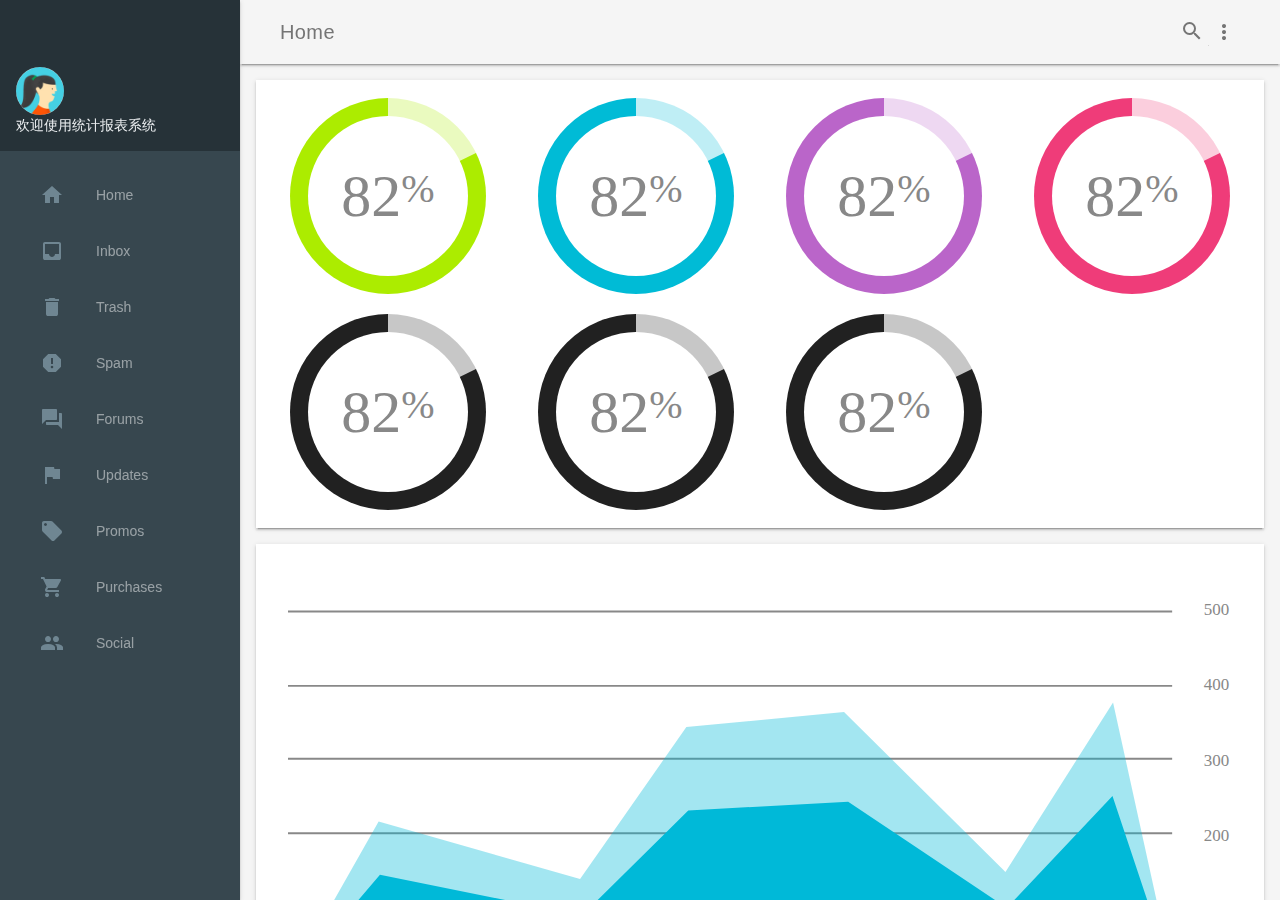
<file: static/html/test01.html>
<!doctype html>
<html lang="en">
<head>
    <meta charset="utf-8">
    <meta http-equiv="X-UA-Compatible" content="IE=edge">
    <meta name="description" content="A front-end template that helps you build fast, modern mobile web apps.">
    <meta name="viewport" content="width=device-width, initial-scale=1.0, minimum-scale=1.0">
    <title>Material Design Lite</title>

    <!-- Add to homescreen for Chrome on Android -->
    <meta name="mobile-web-app-capable" content="yes">
    <link rel="icon" sizes="192x192" href="images/android-desktop.png">

    <!-- Add to homescreen for Safari on iOS -->
    <meta name="apple-mobile-web-app-capable" content="yes">
    <meta name="apple-mobile-web-app-status-bar-style" content="black">
    <meta name="apple-mobile-web-app-title" content="Material Design Lite">
    <link rel="apple-touch-icon-precomposed" href="images/ios-desktop.png">

    <!-- Tile icon for Win8 (144x144 + tile color) -->
    <meta name="msapplication-TileImage" content="images/touch/ms-touch-icon-144x144-precomposed.png">
    <meta name="msapplication-TileColor" content="#3372DF">

    <link rel="shortcut icon" href="images/favicon.png">
    <link rel="stylesheet" href="/static/css/Material+Icons.css">
    <link rel="stylesheet" href="/static/css/material.min.css">
    <link rel="stylesheet" href="/static/css/dashboard.css">
</head>
<body>
<div class="demo-layout mdl-layout mdl-js-layout mdl-layout--fixed-drawer mdl-layout--fixed-header">
    <header class="demo-header mdl-layout__header mdl-color--grey-100 mdl-color-text--grey-600">
        <div class="mdl-layout__header-row">
            <span class="mdl-layout-title">Home</span>
            <div class="mdl-layout-spacer"></div>
            <div class="mdl-textfield mdl-js-textfield mdl-textfield--expandable">
                <label class="mdl-button mdl-js-button mdl-button--icon" for="search">
                    <i class="material-icons">search</i>
                </label>
                <div class="mdl-textfield__expandable-holder">
                    <input class="mdl-textfield__input" type="text" id="search">
                    <label class="mdl-textfield__label" for="search">Enter your query...</label>
                </div>
            </div>
            <button class="mdl-button mdl-js-button mdl-js-ripple-effect mdl-button--icon" id="hdrbtn">
                <i class="material-icons">more_vert</i>
            </button>
            <ul class="mdl-menu mdl-js-menu mdl-js-ripple-effect mdl-menu--bottom-right" for="hdrbtn">
                <li class="mdl-menu__item">About</li>
                <li class="mdl-menu__item">Contact</li>
                <li class="mdl-menu__item">Legal information</li>
            </ul>
        </div>
    </header>
    <div class="demo-drawer mdl-layout__drawer mdl-color--blue-grey-900 mdl-color-text--blue-grey-50">
        <header class="demo-drawer-header">
            <img src="/static/img/user.jpg" class="demo-avatar">
            <div class="demo-avatar-dropdown">
                <span>欢迎使用统计报表系统</span>
                <div class="mdl-layout-spacer"></div>
            </div>
        </header>
        <nav class="demo-navigation mdl-navigation mdl-color--blue-grey-800">
            <a class="mdl-navigation__link" href=""><i class="mdl-color-text--blue-grey-400 material-icons" role="presentation">home</i>Home</a>
            <a class="mdl-navigation__link" href=""><i class="mdl-color-text--blue-grey-400 material-icons" role="presentation">inbox</i>Inbox</a>
            <a class="mdl-navigation__link" href=""><i class="mdl-color-text--blue-grey-400 material-icons" role="presentation">delete</i>Trash</a>
            <a class="mdl-navigation__link" href=""><i class="mdl-color-text--blue-grey-400 material-icons" role="presentation">report</i>Spam</a>
            <a class="mdl-navigation__link" href=""><i class="mdl-color-text--blue-grey-400 material-icons" role="presentation">forum</i>Forums</a>
            <a class="mdl-navigation__link" href=""><i class="mdl-color-text--blue-grey-400 material-icons" role="presentation">flag</i>Updates</a>
            <a class="mdl-navigation__link" href=""><i class="mdl-color-text--blue-grey-400 material-icons" role="presentation">local_offer</i>Promos</a>
            <a class="mdl-navigation__link" href=""><i class="mdl-color-text--blue-grey-400 material-icons" role="presentation">shopping_cart</i>Purchases</a>
            <a class="mdl-navigation__link" href=""><i class="mdl-color-text--blue-grey-400 material-icons" role="presentation">people</i>Social</a>
            <div class="mdl-layout-spacer"></div>
        </nav>
    </div>
    <main class="mdl-layout__content mdl-color--grey-100">
        <div class="mdl-grid demo-content">
            <div class="demo-charts mdl-color--white mdl-shadow--2dp mdl-cell mdl-cell--12-col mdl-grid">
                <svg fill="currentColor" width="200px" height="200px" viewBox="0 0 1 1" class="demo-chart mdl-cell mdl-cell--4-col mdl-cell--3-col-desktop">
                    <use xlink:href="#piechart" mask="url(#piemask)" />
                    <text x="0.5" y="0.5" font-family="Roboto" font-size="0.3" fill="#888" text-anchor="middle" dy="0.1">82<tspan font-size="0.2" dy="-0.07">%</tspan></text>
                </svg>
                <svg fill="currentColor" width="200px" height="200px" viewBox="0 0 1 1" class="demo-chart mdl-cell mdl-cell--4-col mdl-cell--3-col-desktop">
                    <use xlink:href="#piechart" mask="url(#piemask)" />
                    <text x="0.5" y="0.5" font-family="Roboto" font-size="0.3" fill="#888" text-anchor="middle" dy="0.1">82<tspan dy="-0.07" font-size="0.2">%</tspan></text>
                </svg>
                <svg fill="currentColor" width="200px" height="200px" viewBox="0 0 1 1" class="demo-chart mdl-cell mdl-cell--4-col mdl-cell--3-col-desktop">
                    <use xlink:href="#piechart" mask="url(#piemask)" />
                    <text x="0.5" y="0.5" font-family="Roboto" font-size="0.3" fill="#888" text-anchor="middle" dy="0.1">82<tspan dy="-0.07" font-size="0.2">%</tspan></text>
                </svg>
                <svg fill="currentColor" width="200px" height="200px" viewBox="0 0 1 1" class="demo-chart mdl-cell mdl-cell--4-col mdl-cell--3-col-desktop">
                    <use xlink:href="#piechart" mask="url(#piemask)" />
                    <text x="0.5" y="0.5" font-family="Roboto" font-size="0.3" fill="#888" text-anchor="middle" dy="0.1">82<tspan dy="-0.07" font-size="0.2">%</tspan></text>
                </svg>
                <svg fill="currentColor" width="200px" height="200px" viewBox="0 0 1 1" class="demo-chart mdl-cell mdl-cell--4-col mdl-cell--3-col-desktop">
                    <use xlink:href="#piechart" mask="url(#piemask)" />
                    <text x="0.5" y="0.5" font-family="Roboto" font-size="0.3" fill="#888" text-anchor="middle" dy="0.1">82<tspan dy="-0.07" font-size="0.2">%</tspan></text>
                </svg>
                <svg fill="currentColor" width="200px" height="200px" viewBox="0 0 1 1" class="demo-chart mdl-cell mdl-cell--4-col mdl-cell--3-col-desktop">
                    <use xlink:href="#piechart" mask="url(#piemask)" />
                    <text x="0.5" y="0.5" font-family="Roboto" font-size="0.3" fill="#888" text-anchor="middle" dy="0.1">82<tspan dy="-0.07" font-size="0.2">%</tspan></text>
                </svg>
                <svg fill="currentColor" width="200px" height="200px" viewBox="0 0 1 1" class="demo-chart mdl-cell mdl-cell--4-col mdl-cell--3-col-desktop">
                    <use xlink:href="#piechart" mask="url(#piemask)" />
                    <text x="0.5" y="0.5" font-family="Roboto" font-size="0.3" fill="#888" text-anchor="middle" dy="0.1">82<tspan dy="-0.07" font-size="0.2">%</tspan></text>
                </svg>
            </div>
            <div class="demo-graphs mdl-shadow--2dp mdl-color--white mdl-cell mdl-cell--12-col">
                <svg fill="currentColor" viewBox="0 0 500 250" class="demo-graph">
                    <use xlink:href="#chart" />
                </svg>
                <svg fill="currentColor" viewBox="0 0 500 250" class="demo-graph">
                    <use xlink:href="#chart" />
                </svg>
            </div>

        </div>
    </main>
</div>
<svg xmlns="http://www.w3.org/2000/svg" xmlns:xlink="http://www.w3.org/1999/xlink" version="1.1" style="position: fixed; left: -1000px; height: -1000px;">
    <defs>
        <mask id="piemask" maskContentUnits="objectBoundingBox">
            <circle cx=0.5 cy=0.5 r=0.49 fill="white" />
            <circle cx=0.5 cy=0.5 r=0.40 fill="black" />
        </mask>
        <g id="piechart">
            <circle cx=0.5 cy=0.5 r=0.5 />
            <path d="M 0.5 0.5 0.5 0 A 0.5 0.5 0 0 1 0.95 0.28 z" stroke="none" fill="rgba(255, 255, 255, 0.75)" />
        </g>
    </defs>
</svg>
<svg version="1.1" xmlns="http://www.w3.org/2000/svg" xmlns:xlink="http://www.w3.org/1999/xlink" viewBox="0 0 500 250" style="position: fixed; left: -1000px; height: -1000px;">
    <defs>
        <g id="chart">
            <g id="Gridlines">
                <line fill="#888888" stroke="#888888" stroke-miterlimit="10" x1="0" y1="27.3" x2="468.3" y2="27.3" />
                <line fill="#888888" stroke="#888888" stroke-miterlimit="10" x1="0" y1="66.7" x2="468.3" y2="66.7" />
                <line fill="#888888" stroke="#888888" stroke-miterlimit="10" x1="0" y1="105.3" x2="468.3" y2="105.3" />
                <line fill="#888888" stroke="#888888" stroke-miterlimit="10" x1="0" y1="144.7" x2="468.3" y2="144.7" />
                <line fill="#888888" stroke="#888888" stroke-miterlimit="10" x1="0" y1="184.3" x2="468.3" y2="184.3" />
            </g>
            <g id="Numbers">
                <text transform="matrix(1 0 0 1 485 29.3333)" fill="#888888" font-family="'Roboto'" font-size="9">500</text>
                <text transform="matrix(1 0 0 1 485 69)" fill="#888888" font-family="'Roboto'" font-size="9">400</text>
                <text transform="matrix(1 0 0 1 485 109.3333)" fill="#888888" font-family="'Roboto'" font-size="9">300</text>
                <text transform="matrix(1 0 0 1 485 149)" fill="#888888" font-family="'Roboto'" font-size="9">200</text>
                <text transform="matrix(1 0 0 1 485 188.3333)" fill="#888888" font-family="'Roboto'" font-size="9">100</text>
                <text transform="matrix(1 0 0 1 0 249.0003)" fill="#888888" font-family="'Roboto'" font-size="9">1</text>
                <text transform="matrix(1 0 0 1 78 249.0003)" fill="#888888" font-family="'Roboto'" font-size="9">2</text>
                <text transform="matrix(1 0 0 1 154.6667 249.0003)" fill="#888888" font-family="'Roboto'" font-size="9">3</text>
                <text transform="matrix(1 0 0 1 232.1667 249.0003)" fill="#888888" font-family="'Roboto'" font-size="9">4</text>
                <text transform="matrix(1 0 0 1 309 249.0003)" fill="#888888" font-family="'Roboto'" font-size="9">5</text>
                <text transform="matrix(1 0 0 1 386.6667 249.0003)" fill="#888888" font-family="'Roboto'" font-size="9">6</text>
                <text transform="matrix(1 0 0 1 464.3333 249.0003)" fill="#888888" font-family="'Roboto'" font-size="9">7</text>
            </g>
            <g id="Layer_5">
                <polygon opacity="0.36" stroke-miterlimit="10" points="0,223.3 48,138.5 154.7,169 211,88.5
              294.5,80.5 380,165.2 437,75.5 469.5,223.3 	"/>
            </g>
            <g id="Layer_4">
                <polygon stroke-miterlimit="10" points="469.3,222.7 1,222.7 48.7,166.7 155.7,188.3 212,132.7
              296.7,128 380.7,184.3 436.7,125 	"/>
            </g>
        </g>
    </defs>
</svg>
<script src="/static/js/material.min.js"></script>
</body>
</html>
</file>
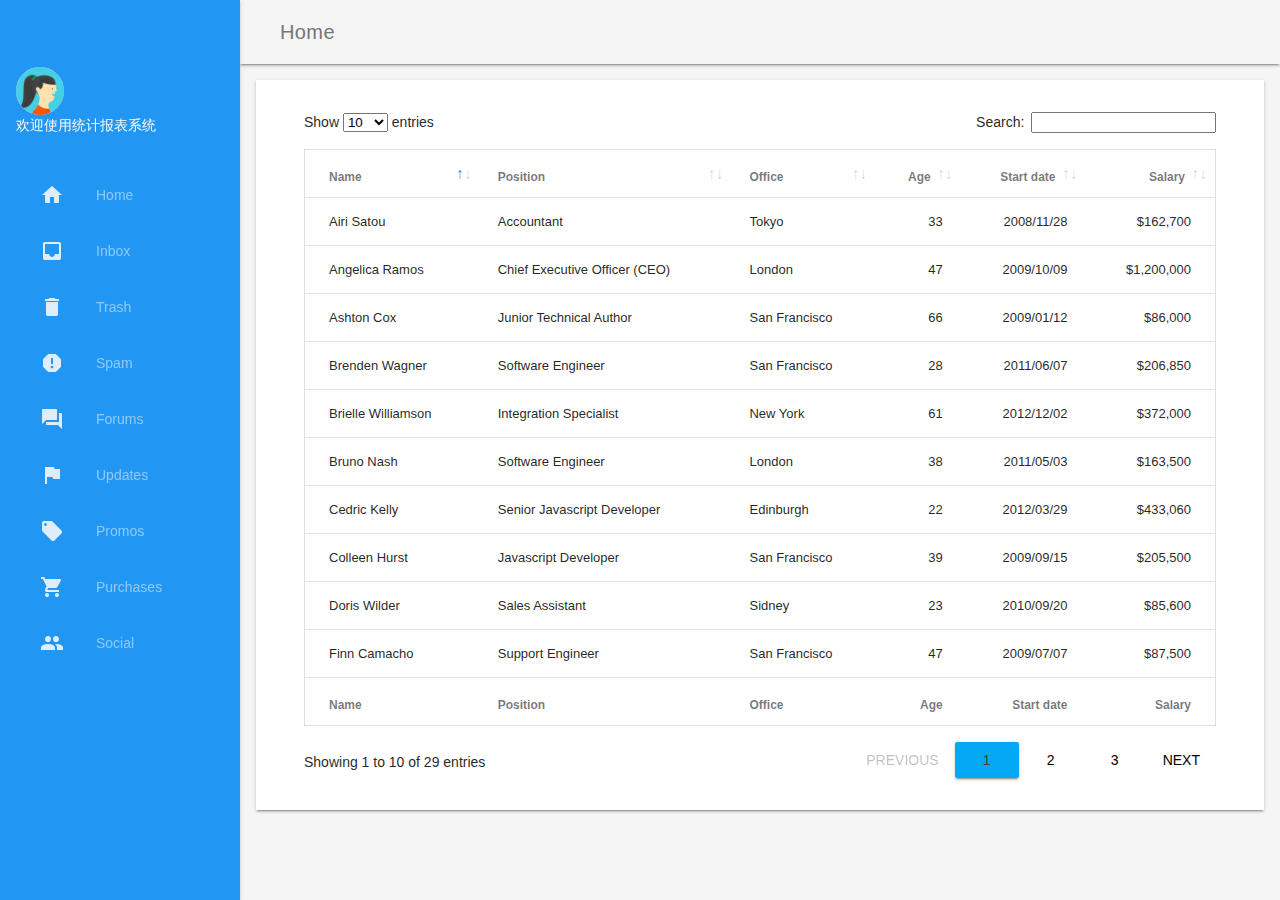
<file: static/html/test02.html>
<!doctype html>
<html lang="en">
<head>
    <meta charset="utf-8">
    <meta http-equiv="X-UA-Compatible" content="IE=edge">
    <meta name="description" content="A front-end template that helps you build fast, modern mobile web apps.">
    <meta name="viewport" content="width=device-width, initial-scale=1.0, minimum-scale=1.0">
    <title>Material Design Lite</title>

    <link rel="shortcut icon" href="images/favicon.png">
    <link rel="stylesheet" href="/static/css/Material+Icons.css">
    <link rel="stylesheet" href="/static/css/material.min.css">
    <link rel="stylesheet" href="/static/css/dashboard.css">
    <link rel="stylesheet" href="/static/css/dataTables.material.min.css">
    <script src="/static/js/jquery-3.3.1.min.js"></script>
</head>
<body>
<div class="demo-layout mdl-layout mdl-js-layout mdl-layout--fixed-drawer mdl-layout--fixed-header">
    <header class="demo-header mdl-layout__header mdl-color--grey-100 mdl-color-text--grey-600">
        <div class="mdl-layout__header-row">
            <span class="mdl-layout-title">Home</span>
            <div class="mdl-layout-spacer"></div>
        </div>
    </header>
    <div class="demo-drawer mdl-layout__drawer mdl-color--blue mdl-color-text--grey-50">
        <header class="demo-drawer-header">
            <img src="/static/img/user.jpg" class="demo-avatar">
            <div class="demo-avatar-dropdown">
                <span>欢迎使用统计报表系统</span>
                <div class="mdl-layout-spacer"></div>
            </div>
        </header>
        <nav class="demo-navigation mdl-navigation mdl-color--blue">
            <a class="mdl-navigation__link" href=""><i class="mdl-color-text--grey-50 material-icons" role="presentation">home</i>Home</a>
            <a class="mdl-navigation__link" href=""><i class="mdl-color-text--grey-50 material-icons" role="presentation">inbox</i>Inbox</a>
            <a class="mdl-navigation__link" href=""><i class="mdl-color-text--grey-50 material-icons" role="presentation">delete</i>Trash</a>
            <a class="mdl-navigation__link" href=""><i class="mdl-color-text--grey-50 material-icons" role="presentation">report</i>Spam</a>
            <a class="mdl-navigation__link" href=""><i class="mdl-color-text--grey-50 material-icons" role="presentation">forum</i>Forums</a>
            <a class="mdl-navigation__link" href=""><i class="mdl-color-text--grey-50 material-icons" role="presentation">flag</i>Updates</a>
            <a class="mdl-navigation__link" href=""><i class="mdl-color-text--grey-50 material-icons" role="presentation">local_offer</i>Promos</a>
            <a class="mdl-navigation__link" href=""><i class="mdl-color-text--grey-50 material-icons" role="presentation">shopping_cart</i>Purchases</a>
            <a class="mdl-navigation__link" href=""><i class="mdl-color-text--grey-50 material-icons" role="presentation">people</i>Social</a>
            <div class="mdl-layout-spacer"></div>
        </nav>
    </div>
    <main class="mdl-layout__content mdl-color--grey-100">
        <div class="mdl-grid demo-content">
            <div class="demo-graphs mdl-shadow--2dp mdl-color--white mdl-cell mdl-cell--12-col">
                <table id="example" class="mdl-data-table" style="width:100%">
                    <thead>
                    <tr>
                        <th>Name</th>
                        <th>Position</th>
                        <th>Office</th>
                        <th>Age</th>
                        <th>Start date</th>
                        <th>Salary</th>
                    </tr>
                    </thead>
                    <tbody>
                    <tr>
                        <td>Tiger Nixon</td>
                        <td>System Architect</td>
                        <td>Edinburgh</td>
                        <td>61</td>
                        <td>2011/04/25</td>
                        <td>$320,800</td>
                    </tr>
                    <tr>
                        <td>Garrett Winters</td>
                        <td>Accountant</td>
                        <td>Tokyo</td>
                        <td>63</td>
                        <td>2011/07/25</td>
                        <td>$170,750</td>
                    </tr>
                    <tr>
                        <td>Ashton Cox</td>
                        <td>Junior Technical Author</td>
                        <td>San Francisco</td>
                        <td>66</td>
                        <td>2009/01/12</td>
                        <td>$86,000</td>
                    </tr>
                    <tr>
                        <td>Cedric Kelly</td>
                        <td>Senior Javascript Developer</td>
                        <td>Edinburgh</td>
                        <td>22</td>
                        <td>2012/03/29</td>
                        <td>$433,060</td>
                    </tr>
                    <tr>
                        <td>Airi Satou</td>
                        <td>Accountant</td>
                        <td>Tokyo</td>
                        <td>33</td>
                        <td>2008/11/28</td>
                        <td>$162,700</td>
                    </tr>
                    <tr>
                        <td>Brielle Williamson</td>
                        <td>Integration Specialist</td>
                        <td>New York</td>
                        <td>61</td>
                        <td>2012/12/02</td>
                        <td>$372,000</td>
                    </tr>
                    <tr>
                        <td>Herrod Chandler</td>
                        <td>Sales Assistant</td>
                        <td>San Francisco</td>
                        <td>59</td>
                        <td>2012/08/06</td>
                        <td>$137,500</td>
                    </tr>
                    <tr>
                        <td>Rhona Davidson</td>
                        <td>Integration Specialist</td>
                        <td>Tokyo</td>
                        <td>55</td>
                        <td>2010/10/14</td>
                        <td>$327,900</td>
                    </tr>
                    <tr>
                        <td>Colleen Hurst</td>
                        <td>Javascript Developer</td>
                        <td>San Francisco</td>
                        <td>39</td>
                        <td>2009/09/15</td>
                        <td>$205,500</td>
                    </tr>
                    <tr>
                        <td>Sonya Frost</td>
                        <td>Software Engineer</td>
                        <td>Edinburgh</td>
                        <td>23</td>
                        <td>2008/12/13</td>
                        <td>$103,600</td>
                    </tr>
                    <tr>
                        <td>Jena Gaines</td>
                        <td>Office Manager</td>
                        <td>London</td>
                        <td>30</td>
                        <td>2008/12/19</td>
                        <td>$90,560</td>
                    </tr>
                    <tr>
                        <td>Doris Wilder</td>
                        <td>Sales Assistant</td>
                        <td>Sidney</td>
                        <td>23</td>
                        <td>2010/09/20</td>
                        <td>$85,600</td>
                    </tr>
                    <tr>
                        <td>Angelica Ramos</td>
                        <td>Chief Executive Officer (CEO)</td>
                        <td>London</td>
                        <td>47</td>
                        <td>2009/10/09</td>
                        <td>$1,200,000</td>
                    </tr>
                    <tr>
                        <td>Gavin Joyce</td>
                        <td>Developer</td>
                        <td>Edinburgh</td>
                        <td>42</td>
                        <td>2010/12/22</td>
                        <td>$92,575</td>
                    </tr>
                    <tr>
                        <td>Jennifer Chang</td>
                        <td>Regional Director</td>
                        <td>Singapore</td>
                        <td>28</td>
                        <td>2010/11/14</td>
                        <td>$357,650</td>
                    </tr>
                    <tr>
                        <td>Brenden Wagner</td>
                        <td>Software Engineer</td>
                        <td>San Francisco</td>
                        <td>28</td>
                        <td>2011/06/07</td>
                        <td>$206,850</td>
                    </tr>
                    <tr>
                        <td>Martena Mccray</td>
                        <td>Post-Sales support</td>
                        <td>Edinburgh</td>
                        <td>46</td>
                        <td>2011/03/09</td>
                        <td>$324,050</td>
                    </tr>
                    <tr>
                        <td>Unity Butler</td>
                        <td>Marketing Designer</td>
                        <td>San Francisco</td>
                        <td>47</td>
                        <td>2009/12/09</td>
                        <td>$85,675</td>
                    </tr>
                    <tr>
                        <td>Howard Hatfield</td>
                        <td>Office Manager</td>
                        <td>San Francisco</td>
                        <td>51</td>
                        <td>2008/12/16</td>
                        <td>$164,500</td>
                    </tr>
                    <tr>
                        <td>Hope Fuentes</td>
                        <td>Secretary</td>
                        <td>San Francisco</td>
                        <td>41</td>
                        <td>2010/02/12</td>
                        <td>$109,850</td>
                    </tr>
                    <tr>
                        <td>Vivian Harrell</td>
                        <td>Financial Controller</td>
                        <td>San Francisco</td>
                        <td>62</td>
                        <td>2009/02/14</td>
                        <td>$452,500</td>
                    </tr>
                    <tr>
                        <td>Timothy Mooney</td>
                        <td>Office Manager</td>
                        <td>London</td>
                        <td>37</td>
                        <td>2008/12/11</td>
                        <td>$136,200</td>
                    </tr>
                    <tr>
                        <td>Jackson Bradshaw</td>
                        <td>Director</td>
                        <td>New York</td>
                        <td>65</td>
                        <td>2008/09/26</td>
                        <td>$645,750</td>
                    </tr>
                    <tr>
                        <td>Olivia Liang</td>
                        <td>Support Engineer</td>
                        <td>Singapore</td>
                        <td>64</td>
                        <td>2011/02/03</td>
                        <td>$234,500</td>
                    </tr>
                    <tr>
                        <td>Bruno Nash</td>
                        <td>Software Engineer</td>
                        <td>London</td>
                        <td>38</td>
                        <td>2011/05/03</td>
                        <td>$163,500</td>
                    </tr>
                    <tr>
                        <td>Sakura Yamamoto</td>
                        <td>Support Engineer</td>
                        <td>Tokyo</td>
                        <td>37</td>
                        <td>2009/08/19</td>
                        <td>$139,575</td>
                    </tr>
                    <tr>
                        <td>Thor Walton</td>
                        <td>Developer</td>
                        <td>New York</td>
                        <td>61</td>
                        <td>2013/08/11</td>
                        <td>$98,540</td>
                    </tr>
                    <tr>
                        <td>Finn Camacho</td>
                        <td>Support Engineer</td>
                        <td>San Francisco</td>
                        <td>47</td>
                        <td>2009/07/07</td>
                        <td>$87,500</td>
                    </tr>
                    <tr>
                        <td>Serge Baldwin</td>
                        <td>Data Coordinator</td>
                        <td>Singapore</td>
                        <td>64</td>
                        <td>2012/04/09</td>
                        <td>$138,575</td>
                    </tr>
                    </tbody>
                    <tfoot>
                    <tr>
                        <th>Name</th>
                        <th>Position</th>
                        <th>Office</th>
                        <th>Age</th>
                        <th>Start date</th>
                        <th>Salary</th>
                    </tr>
                    </tfoot>
                </table>
            </div>
        </div>
    </main>
</div>
<script src="/static/js/jquery.dataTables.min.js"></script>
<script src="/static/js/dataTables.material.min.js"></script>
<script src="/static/js/material.min.js"></script>
<script type="application/javascript">
    $(document).ready(function() {
        $('#example').DataTable( {
            columnDefs: [
                {
                    targets: [ 0, 1, 2 ],
                    className: 'mdl-data-table__cell--non-numeric'
                }
            ]
        } );
    } );
</script>
</body>
</html>
</file>
<file: static/css/Material+Icons.css>
/* fallback */
@font-face {
    font-family: 'Material Icons';
    font-style: normal;
    font-weight: 400;
    src: url(/static/fonts/flUhRq6tzZclQEJ-Vdg-IuiaDsNc.woff2) format('woff2');
}

.material-icons {
    font-family: 'Material Icons';
    font-weight: normal;
    font-style: normal;
    font-size: 24px;
    line-height: 1;
    letter-spacing: normal;
    text-transform: none;
    display: inline-block;
    white-space: nowrap;
    word-wrap: normal;
    direction: ltr;
    -webkit-font-feature-settings: 'liga';
    -webkit-font-smoothing: antialiased;
}
</file>
<file: static/css/dashboard.css>
html, body {
  font-family: 'Roboto', 'Helvetica', sans-serif;
}
.demo-avatar {
  width: 48px;
  height: 48px;
  border-radius: 24px;
}
.demo-layout .mdl-layout__header .mdl-layout__drawer-button {
  color: rgba(0, 0, 0, 0.54);
}
.mdl-layout__drawer .avatar {
  margin-bottom: 16px;
}
.demo-drawer {
  border: none;
}
/* iOS Safari specific workaround */
.demo-drawer .mdl-menu__container {
  z-index: -1;
}
.demo-drawer .demo-navigation {
  z-index: -2;
}
/* END iOS Safari specific workaround */
.demo-drawer .mdl-menu .mdl-menu__item {
  display: -webkit-flex;
  display: -ms-flexbox;
  display: flex;
  -webkit-align-items: center;
      -ms-flex-align: center;
          align-items: center;
}
.demo-drawer-header {
  box-sizing: border-box;
  display: -webkit-flex;
  display: -ms-flexbox;
  display: flex;
  -webkit-flex-direction: column;
      -ms-flex-direction: column;
          flex-direction: column;
  -webkit-justify-content: flex-end;
      -ms-flex-pack: end;
          justify-content: flex-end;
  padding: 16px;
  height: 151px;
}
.demo-avatar-dropdown {
  display: -webkit-flex;
  display: -ms-flexbox;
  display: flex;
  position: relative;
  -webkit-flex-direction: row;
      -ms-flex-direction: row;
          flex-direction: row;
  -webkit-align-items: center;
      -ms-flex-align: center;
          align-items: center;
  width: 100%;
}

.demo-navigation {
  -webkit-flex-grow: 1;
      -ms-flex-positive: 1;
          flex-grow: 1;
}
.demo-layout .demo-navigation .mdl-navigation__link {
  display: -webkit-flex !important;
  display: -ms-flexbox !important;
  display: flex !important;
  -webkit-flex-direction: row;
      -ms-flex-direction: row;
          flex-direction: row;
  -webkit-align-items: center;
      -ms-flex-align: center;
          align-items: center;
  color: rgba(255, 255, 255, 0.56);
  font-weight: 500;
}
.demo-layout .demo-navigation .mdl-navigation__link:hover {
  background-color: #00BCD4;
  color: #37474F;
}
.demo-navigation .mdl-navigation__link .material-icons {
  font-size: 24px;
  color: rgba(255, 255, 255, 0.56);
  margin-right: 32px;
}

.demo-content {
  max-width: 1080px;
}

.demo-charts {
  -webkit-align-items: center;
      -ms-flex-align: center;
          align-items: center;
}
.demo-chart:nth-child(1) {
  color: #ACEC00;
}
.demo-chart:nth-child(2) {
  color: #00BBD6;
}
.demo-chart:nth-child(3) {
  color: #BA65C9;
}
.demo-chart:nth-child(4) {
  color: #EF3C79;
}
.demo-graphs {
  padding: 16px 32px;
  display: -webkit-flex;
  display: -ms-flexbox;
  display: flex;
  -webkit-flex-direction: column;
      -ms-flex-direction: column;
          flex-direction: column;
  -webkit-align-items: stretch;
      -ms-flex-align: stretch;
          align-items: stretch;
}
/* TODO: Find a proper solution to have the graphs
 * not float around outside their container in IE10/11.
 * Using a browserhacks.com solution for now.
 */
_:-ms-input-placeholder, :root .demo-graphs {
  min-height: 664px;
}
_:-ms-input-placeholder, :root .demo-graph {
  max-height: 300px;
}
/* TODO end */
.demo-graph:nth-child(1) {
  color: #00b9d8;
}
.demo-graph:nth-child(2) {
  color: #d9006e;
}

.demo-cards {
  -webkit-align-items: flex-start;
      -ms-flex-align: start;
          align-items: flex-start;
  -webkit-align-content: flex-start;
      -ms-flex-line-pack: start;
          align-content: flex-start;
}
.demo-cards .demo-separator {
  height: 32px;
}
.demo-cards .mdl-card__title.mdl-card__title {
  color: white;
  font-size: 24px;
  font-weight: 400;
}
.demo-cards ul {
  padding: 0;
}
.demo-cards h3 {
  font-size: 1em;
}
.demo-updates .mdl-card__title {
  min-height: 200px;
  background-image: url('images/dog.png');
  background-position: 90% 100%;
  background-repeat: no-repeat;
}
.demo-cards .mdl-card__actions a {
  color: #00BCD4;
  text-decoration: none;
}

.demo-options h3 {
  margin: 0;
}
.demo-options .mdl-checkbox__box-outline {
  border-color: rgba(255, 255, 255, 0.89);
}
.demo-options ul {
  margin: 0;
  list-style-type: none;
}
.demo-options li {
  margin: 4px 0;
}
.demo-options .material-icons {
  color: rgba(255, 255, 255, 0.89);
}
.demo-options .mdl-card__actions {
  height: 64px;
  display: -webkit-flex;
  display: -ms-flexbox;
  display: flex;
  box-sizing: border-box;
  -webkit-align-items: center;
      -ms-flex-align: center;
          align-items: center;
}
</file>
<file: static/css/material.min.css>
/**
 * material-design-lite - Material Design Components in CSS, JS and HTML
 * @version v1.3.0
 * @license Apache-2.0
 * @copyright 2015 Google, Inc.
 * @link https://github.com/google/material-design-lite
 */
@charset "UTF-8";html{color:rgba(0,0,0,.87)}::-moz-selection{background:#b3d4fc;text-shadow:none}::selection{background:#b3d4fc;text-shadow:none}hr{display:block;height:1px;border:0;border-top:1px solid #ccc;margin:1em 0;padding:0}audio,canvas,iframe,img,svg,video{vertical-align:middle}fieldset{border:0;margin:0;padding:0}textarea{resize:vertical}.browserupgrade{margin:.2em 0;background:#ccc;color:#000;padding:.2em 0}.hidden{display:none!important}.visuallyhidden{border:0;clip:rect(0 0 0 0);height:1px;margin:-1px;overflow:hidden;padding:0;position:absolute;width:1px}.visuallyhidden.focusable:active,.visuallyhidden.focusable:focus{clip:auto;height:auto;margin:0;overflow:visible;position:static;width:auto}.invisible{visibility:hidden}.clearfix:before,.clearfix:after{content:" ";display:table}.clearfix:after{clear:both}@media print{*,*:before,*:after,*:first-letter{background:transparent!important;color:#000!important;box-shadow:none!important}a,a:visited{text-decoration:underline}a[href]:after{content:" (" attr(href)")"}abbr[title]:after{content:" (" attr(title)")"}a[href^="#"]:after,a[href^="javascript:"]:after{content:""}pre,blockquote{border:1px solid #999;page-break-inside:avoid}thead{display:table-header-group}tr,img{page-break-inside:avoid}img{max-width:100%!important}p,h2,h3{orphans:3;widows:3}h2,h3{page-break-after:avoid}}a,.mdl-accordion,.mdl-button,.mdl-card,.mdl-checkbox,.mdl-dropdown-menu,.mdl-icon-toggle,.mdl-item,.mdl-radio,.mdl-slider,.mdl-switch,.mdl-tabs__tab{-webkit-tap-highlight-color:transparent;-webkit-tap-highlight-color:rgba(255,255,255,0)}html{width:100%;height:100%;-ms-touch-action:manipulation;touch-action:manipulation}body{width:100%;min-height:100%}main{display:block}*[hidden]{display:none!important}html,body{font-family:"Helvetica","Arial",sans-serif;font-size:14px;font-weight:400;line-height:20px}h1,h2,h3,h4,h5,h6,p{padding:0}h1 small,h2 small,h3 small,h4 small,h5 small,h6 small{font-family:"Roboto","Helvetica","Arial",sans-serif;font-weight:400;line-height:1.35;letter-spacing:-.02em;opacity:.54;font-size:.6em}h1{font-size:56px;line-height:1.35;letter-spacing:-.02em;margin:24px 0}h1,h2{font-family:"Roboto","Helvetica","Arial",sans-serif;font-weight:400}h2{font-size:45px;line-height:48px}h2,h3{margin:24px 0}h3{font-size:34px;line-height:40px}h3,h4{font-family:"Roboto","Helvetica","Arial",sans-serif;font-weight:400}h4{font-size:24px;line-height:32px;-moz-osx-font-smoothing:grayscale;margin:24px 0 16px}h5{font-size:20px;font-weight:500;line-height:1;letter-spacing:.02em}h5,h6{font-family:"Roboto","Helvetica","Arial",sans-serif;margin:24px 0 16px}h6{font-size:16px;letter-spacing:.04em}h6,p{font-weight:400;line-height:24px}p{font-size:14px;letter-spacing:0;margin:0 0 16px}a{color:rgb(68,138,255);font-weight:500}blockquote{font-family:"Roboto","Helvetica","Arial",sans-serif;position:relative;font-size:24px;font-weight:300;font-style:italic;line-height:1.35;letter-spacing:.08em}blockquote:before{position:absolute;left:-.5em;content:'“'}blockquote:after{content:'”';margin-left:-.05em}mark{background-color:#f4ff81}dt{font-weight:700}address{font-size:12px;line-height:1;font-style:normal}address,ul,ol{font-weight:400;letter-spacing:0}ul,ol{font-size:14px;line-height:24px}.mdl-typography--display-4,.mdl-typography--display-4-color-contrast{font-family:"Roboto","Helvetica","Arial",sans-serif;font-size:112px;font-weight:300;line-height:1;letter-spacing:-.04em}.mdl-typography--display-4-color-contrast{opacity:.54}.mdl-typography--display-3,.mdl-typography--display-3-color-contrast{font-family:"Roboto","Helvetica","Arial",sans-serif;font-size:56px;font-weight:400;line-height:1.35;letter-spacing:-.02em}.mdl-typography--display-3-color-contrast{opacity:.54}.mdl-typography--display-2,.mdl-typography--display-2-color-contrast{font-family:"Roboto","Helvetica","Arial",sans-serif;font-size:45px;font-weight:400;line-height:48px}.mdl-typography--display-2-color-contrast{opacity:.54}.mdl-typography--display-1,.mdl-typography--display-1-color-contrast{font-family:"Roboto","Helvetica","Arial",sans-serif;font-size:34px;font-weight:400;line-height:40px}.mdl-typography--display-1-color-contrast{opacity:.54}.mdl-typography--headline,.mdl-typography--headline-color-contrast{font-family:"Roboto","Helvetica","Arial",sans-serif;font-size:24px;font-weight:400;line-height:32px;-moz-osx-font-smoothing:grayscale}.mdl-typography--headline-color-contrast{opacity:.87}.mdl-typography--title,.mdl-typography--title-color-contrast{font-family:"Roboto","Helvetica","Arial",sans-serif;font-size:20px;font-weight:500;line-height:1;letter-spacing:.02em}.mdl-typography--title-color-contrast{opacity:.87}.mdl-typography--subhead,.mdl-typography--subhead-color-contrast{font-family:"Roboto","Helvetica","Arial",sans-serif;font-size:16px;font-weight:400;line-height:24px;letter-spacing:.04em}.mdl-typography--subhead-color-contrast{opacity:.87}.mdl-typography--body-2,.mdl-typography--body-2-color-contrast{font-size:14px;font-weight:700;line-height:24px;letter-spacing:0}.mdl-typography--body-2-color-contrast{opacity:.87}.mdl-typography--body-1,.mdl-typography--body-1-color-contrast{font-size:14px;font-weight:400;line-height:24px;letter-spacing:0}.mdl-typography--body-1-color-contrast{opacity:.87}.mdl-typography--body-2-force-preferred-font,.mdl-typography--body-2-force-preferred-font-color-contrast{font-family:"Roboto","Helvetica","Arial",sans-serif;font-size:14px;font-weight:500;line-height:24px;letter-spacing:0}.mdl-typography--body-2-force-preferred-font-color-contrast{opacity:.87}.mdl-typography--body-1-force-preferred-font,.mdl-typography--body-1-force-preferred-font-color-contrast{font-family:"Roboto","Helvetica","Arial",sans-serif;font-size:14px;font-weight:400;line-height:24px;letter-spacing:0}.mdl-typography--body-1-force-preferred-font-color-contrast{opacity:.87}.mdl-typography--caption,.mdl-typography--caption-force-preferred-font{font-size:12px;font-weight:400;line-height:1;letter-spacing:0}.mdl-typography--caption-force-preferred-font{font-family:"Roboto","Helvetica","Arial",sans-serif}.mdl-typography--caption-color-contrast,.mdl-typography--caption-force-preferred-font-color-contrast{font-size:12px;font-weight:400;line-height:1;letter-spacing:0;opacity:.54}.mdl-typography--caption-force-preferred-font-color-contrast,.mdl-typography--menu{font-family:"Roboto","Helvetica","Arial",sans-serif}.mdl-typography--menu{font-size:14px;font-weight:500;line-height:1;letter-spacing:0}.mdl-typography--menu-color-contrast{opacity:.87}.mdl-typography--menu-color-contrast,.mdl-typography--button,.mdl-typography--button-color-contrast{font-family:"Roboto","Helvetica","Arial",sans-serif;font-size:14px;font-weight:500;line-height:1;letter-spacing:0}.mdl-typography--button,.mdl-typography--button-color-contrast{text-transform:uppercase}.mdl-typography--button-color-contrast{opacity:.87}.mdl-typography--text-left{text-align:left}.mdl-typography--text-right{text-align:right}.mdl-typography--text-center{text-align:center}.mdl-typography--text-justify{text-align:justify}.mdl-typography--text-nowrap{white-space:nowrap}.mdl-typography--text-lowercase{text-transform:lowercase}.mdl-typography--text-uppercase{text-transform:uppercase}.mdl-typography--text-capitalize{text-transform:capitalize}.mdl-typography--font-thin{font-weight:200!important}.mdl-typography--font-light{font-weight:300!important}.mdl-typography--font-regular{font-weight:400!important}.mdl-typography--font-medium{font-weight:500!important}.mdl-typography--font-bold{font-weight:700!important}.mdl-typography--font-black{font-weight:900!important}.material-icons{font-family:'Material Icons';font-weight:400;font-style:normal;font-size:24px;line-height:1;letter-spacing:normal;text-transform:none;display:inline-block;word-wrap:normal;-moz-font-feature-settings:'liga';font-feature-settings:'liga';-webkit-font-feature-settings:'liga';-webkit-font-smoothing:antialiased}.mdl-color-text--red{color:#f44336 !important}.mdl-color--red{background-color:#f44336 !important}.mdl-color-text--red-50{color:#ffebee !important}.mdl-color--red-50{background-color:#ffebee !important}.mdl-color-text--red-100{color:#ffcdd2 !important}.mdl-color--red-100{background-color:#ffcdd2 !important}.mdl-color-text--red-200{color:#ef9a9a !important}.mdl-color--red-200{background-color:#ef9a9a !important}.mdl-color-text--red-300{color:#e57373 !important}.mdl-color--red-300{background-color:#e57373 !important}.mdl-color-text--red-400{color:#ef5350 !important}.mdl-color--red-400{background-color:#ef5350 !important}.mdl-color-text--red-500{color:#f44336 !important}.mdl-color--red-500{background-color:#f44336 !important}.mdl-color-text--red-600{color:#e53935 !important}.mdl-color--red-600{background-color:#e53935 !important}.mdl-color-text--red-700{color:#d32f2f !important}.mdl-color--red-700{background-color:#d32f2f !important}.mdl-color-text--red-800{color:#c62828 !important}.mdl-color--red-800{background-color:#c62828 !important}.mdl-color-text--red-900{color:#b71c1c !important}.mdl-color--red-900{background-color:#b71c1c !important}.mdl-color-text--red-A100{color:#ff8a80 !important}.mdl-color--red-A100{background-color:#ff8a80 !important}.mdl-color-text--red-A200{color:#ff5252 !important}.mdl-color--red-A200{background-color:#ff5252 !important}.mdl-color-text--red-A400{color:#ff1744 !important}.mdl-color--red-A400{background-color:#ff1744 !important}.mdl-color-text--red-A700{color:#d50000 !important}.mdl-color--red-A700{background-color:#d50000 !important}.mdl-color-text--pink{color:#e91e63 !important}.mdl-color--pink{background-color:#e91e63 !important}.mdl-color-text--pink-50{color:#fce4ec !important}.mdl-color--pink-50{background-color:#fce4ec !important}.mdl-color-text--pink-100{color:#f8bbd0 !important}.mdl-color--pink-100{background-color:#f8bbd0 !important}.mdl-color-text--pink-200{color:#f48fb1 !important}.mdl-color--pink-200{background-color:#f48fb1 !important}.mdl-color-text--pink-300{color:#f06292 !important}.mdl-color--pink-300{background-color:#f06292 !important}.mdl-color-text--pink-400{color:#ec407a !important}.mdl-color--pink-400{background-color:#ec407a !important}.mdl-color-text--pink-500{color:#e91e63 !important}.mdl-color--pink-500{background-color:#e91e63 !important}.mdl-color-text--pink-600{color:#d81b60 !important}.mdl-color--pink-600{background-color:#d81b60 !important}.mdl-color-text--pink-700{color:#c2185b !important}.mdl-color--pink-700{background-color:#c2185b !important}.mdl-color-text--pink-800{color:#ad1457 !important}.mdl-color--pink-800{background-color:#ad1457 !important}.mdl-color-text--pink-900{color:#880e4f !important}.mdl-color--pink-900{background-color:#880e4f !important}.mdl-color-text--pink-A100{color:#ff80ab !important}.mdl-color--pink-A100{background-color:#ff80ab !important}.mdl-color-text--pink-A200{color:#ff4081 !important}.mdl-color--pink-A200{background-color:#ff4081 !important}.mdl-color-text--pink-A400{color:#f50057 !important}.mdl-color--pink-A400{background-color:#f50057 !important}.mdl-color-text--pink-A700{color:#c51162 !important}.mdl-color--pink-A700{background-color:#c51162 !important}.mdl-color-text--purple{color:#9c27b0 !important}.mdl-color--purple{background-color:#9c27b0 !important}.mdl-color-text--purple-50{color:#f3e5f5 !important}.mdl-color--purple-50{background-color:#f3e5f5 !important}.mdl-color-text--purple-100{color:#e1bee7 !important}.mdl-color--purple-100{background-color:#e1bee7 !important}.mdl-color-text--purple-200{color:#ce93d8 !important}.mdl-color--purple-200{background-color:#ce93d8 !important}.mdl-color-text--purple-300{color:#ba68c8 !important}.mdl-color--purple-300{background-color:#ba68c8 !important}.mdl-color-text--purple-400{color:#ab47bc !important}.mdl-color--purple-400{background-color:#ab47bc !important}.mdl-color-text--purple-500{color:#9c27b0 !important}.mdl-color--purple-500{background-color:#9c27b0 !important}.mdl-color-text--purple-600{color:#8e24aa !important}.mdl-color--purple-600{background-color:#8e24aa !important}.mdl-color-text--purple-700{color:#7b1fa2 !important}.mdl-color--purple-700{background-color:#7b1fa2 !important}.mdl-color-text--purple-800{color:#6a1b9a !important}.mdl-color--purple-800{background-color:#6a1b9a !important}.mdl-color-text--purple-900{color:#4a148c !important}.mdl-color--purple-900{background-color:#4a148c !important}.mdl-color-text--purple-A100{color:#ea80fc !important}.mdl-color--purple-A100{background-color:#ea80fc !important}.mdl-color-text--purple-A200{color:#e040fb !important}.mdl-color--purple-A200{background-color:#e040fb !important}.mdl-color-text--purple-A400{color:#d500f9 !important}.mdl-color--purple-A400{background-color:#d500f9 !important}.mdl-color-text--purple-A700{color:#a0f !important}.mdl-color--purple-A700{background-color:#a0f !important}.mdl-color-text--deep-purple{color:#673ab7 !important}.mdl-color--deep-purple{background-color:#673ab7 !important}.mdl-color-text--deep-purple-50{color:#ede7f6 !important}.mdl-color--deep-purple-50{background-color:#ede7f6 !important}.mdl-color-text--deep-purple-100{color:#d1c4e9 !important}.mdl-color--deep-purple-100{background-color:#d1c4e9 !important}.mdl-color-text--deep-purple-200{color:#b39ddb !important}.mdl-color--deep-purple-200{background-color:#b39ddb !important}.mdl-color-text--deep-purple-300{color:#9575cd !important}.mdl-color--deep-purple-300{background-color:#9575cd !important}.mdl-color-text--deep-purple-400{color:#7e57c2 !important}.mdl-color--deep-purple-400{background-color:#7e57c2 !important}.mdl-color-text--deep-purple-500{color:#673ab7 !important}.mdl-color--deep-purple-500{background-color:#673ab7 !important}.mdl-color-text--deep-purple-600{color:#5e35b1 !important}.mdl-color--deep-purple-600{background-color:#5e35b1 !important}.mdl-color-text--deep-purple-700{color:#512da8 !important}.mdl-color--deep-purple-700{background-color:#512da8 !important}.mdl-color-text--deep-purple-800{color:#4527a0 !important}.mdl-color--deep-purple-800{background-color:#4527a0 !important}.mdl-color-text--deep-purple-900{color:#311b92 !important}.mdl-color--deep-purple-900{background-color:#311b92 !important}.mdl-color-text--deep-purple-A100{color:#b388ff !important}.mdl-color--deep-purple-A100{background-color:#b388ff !important}.mdl-color-text--deep-purple-A200{color:#7c4dff !important}.mdl-color--deep-purple-A200{background-color:#7c4dff !important}.mdl-color-text--deep-purple-A400{color:#651fff !important}.mdl-color--deep-purple-A400{background-color:#651fff !important}.mdl-color-text--deep-purple-A700{color:#6200ea !important}.mdl-color--deep-purple-A700{background-color:#6200ea !important}.mdl-color-text--indigo{color:#3f51b5 !important}.mdl-color--indigo{background-color:#3f51b5 !important}.mdl-color-text--indigo-50{color:#e8eaf6 !important}.mdl-color--indigo-50{background-color:#e8eaf6 !important}.mdl-color-text--indigo-100{color:#c5cae9 !important}.mdl-color--indigo-100{background-color:#c5cae9 !important}.mdl-color-text--indigo-200{color:#9fa8da !important}.mdl-color--indigo-200{background-color:#9fa8da !important}.mdl-color-text--indigo-300{color:#7986cb !important}.mdl-color--indigo-300{background-color:#7986cb !important}.mdl-color-text--indigo-400{color:#5c6bc0 !important}.mdl-color--indigo-400{background-color:#5c6bc0 !important}.mdl-color-text--indigo-500{color:#3f51b5 !important}.mdl-color--indigo-500{background-color:#3f51b5 !important}.mdl-color-text--indigo-600{color:#3949ab !important}.mdl-color--indigo-600{background-color:#3949ab !important}.mdl-color-text--indigo-700{color:#303f9f !important}.mdl-color--indigo-700{background-color:#303f9f !important}.mdl-color-text--indigo-800{color:#283593 !important}.mdl-color--indigo-800{background-color:#283593 !important}.mdl-color-text--indigo-900{color:#1a237e !important}.mdl-color--indigo-900{background-color:#1a237e !important}.mdl-color-text--indigo-A100{color:#8c9eff !important}.mdl-color--indigo-A100{background-color:#8c9eff !important}.mdl-color-text--indigo-A200{color:#536dfe !important}.mdl-color--indigo-A200{background-color:#536dfe !important}.mdl-color-text--indigo-A400{color:#3d5afe !important}.mdl-color--indigo-A400{background-color:#3d5afe !important}.mdl-color-text--indigo-A700{color:#304ffe !important}.mdl-color--indigo-A700{background-color:#304ffe !important}.mdl-color-text--blue{color:#2196f3 !important}.mdl-color--blue{background-color:#2196f3 !important}.mdl-color-text--blue-50{color:#e3f2fd !important}.mdl-color--blue-50{background-color:#e3f2fd !important}.mdl-color-text--blue-100{color:#bbdefb !important}.mdl-color--blue-100{background-color:#bbdefb !important}.mdl-color-text--blue-200{color:#90caf9 !important}.mdl-color--blue-200{background-color:#90caf9 !important}.mdl-color-text--blue-300{color:#64b5f6 !important}.mdl-color--blue-300{background-color:#64b5f6 !important}.mdl-color-text--blue-400{color:#42a5f5 !important}.mdl-color--blue-400{background-color:#42a5f5 !important}.mdl-color-text--blue-500{color:#2196f3 !important}.mdl-color--blue-500{background-color:#2196f3 !important}.mdl-color-text--blue-600{color:#1e88e5 !important}.mdl-color--blue-600{background-color:#1e88e5 !important}.mdl-color-text--blue-700{color:#1976d2 !important}.mdl-color--blue-700{background-color:#1976d2 !important}.mdl-color-text--blue-800{color:#1565c0 !important}.mdl-color--blue-800{background-color:#1565c0 !important}.mdl-color-text--blue-900{color:#0d47a1 !important}.mdl-color--blue-900{background-color:#0d47a1 !important}.mdl-color-text--blue-A100{color:#82b1ff !important}.mdl-color--blue-A100{background-color:#82b1ff !important}.mdl-color-text--blue-A200{color:#448aff !important}.mdl-color--blue-A200{background-color:#448aff !important}.mdl-color-text--blue-A400{color:#2979ff !important}.mdl-color--blue-A400{background-color:#2979ff !important}.mdl-color-text--blue-A700{color:#2962ff !important}.mdl-color--blue-A700{background-color:#2962ff !important}.mdl-color-text--light-blue{color:#03a9f4 !important}.mdl-color--light-blue{background-color:#03a9f4 !important}.mdl-color-text--light-blue-50{color:#e1f5fe !important}.mdl-color--light-blue-50{background-color:#e1f5fe !important}.mdl-color-text--light-blue-100{color:#b3e5fc !important}.mdl-color--light-blue-100{background-color:#b3e5fc !important}.mdl-color-text--light-blue-200{color:#81d4fa !important}.mdl-color--light-blue-200{background-color:#81d4fa !important}.mdl-color-text--light-blue-300{color:#4fc3f7 !important}.mdl-color--light-blue-300{background-color:#4fc3f7 !important}.mdl-color-text--light-blue-400{color:#29b6f6 !important}.mdl-color--light-blue-400{background-color:#29b6f6 !important}.mdl-color-text--light-blue-500{color:#03a9f4 !important}.mdl-color--light-blue-500{background-color:#03a9f4 !important}.mdl-color-text--light-blue-600{color:#039be5 !important}.mdl-color--light-blue-600{background-color:#039be5 !important}.mdl-color-text--light-blue-700{color:#0288d1 !important}.mdl-color--light-blue-700{background-color:#0288d1 !important}.mdl-color-text--light-blue-800{color:#0277bd !important}.mdl-color--light-blue-800{background-color:#0277bd !important}.mdl-color-text--light-blue-900{color:#01579b !important}.mdl-color--light-blue-900{background-color:#01579b !important}.mdl-color-text--light-blue-A100{color:#80d8ff !important}.mdl-color--light-blue-A100{background-color:#80d8ff !important}.mdl-color-text--light-blue-A200{color:#40c4ff !important}.mdl-color--light-blue-A200{background-color:#40c4ff !important}.mdl-color-text--light-blue-A400{color:#00b0ff !important}.mdl-color--light-blue-A400{background-color:#00b0ff !important}.mdl-color-text--light-blue-A700{color:#0091ea !important}.mdl-color--light-blue-A700{background-color:#0091ea !important}.mdl-color-text--cyan{color:#00bcd4 !important}.mdl-color--cyan{background-color:#00bcd4 !important}.mdl-color-text--cyan-50{color:#e0f7fa !important}.mdl-color--cyan-50{background-color:#e0f7fa !important}.mdl-color-text--cyan-100{color:#b2ebf2 !important}.mdl-color--cyan-100{background-color:#b2ebf2 !important}.mdl-color-text--cyan-200{color:#80deea !important}.mdl-color--cyan-200{background-color:#80deea !important}.mdl-color-text--cyan-300{color:#4dd0e1 !important}.mdl-color--cyan-300{background-color:#4dd0e1 !important}.mdl-color-text--cyan-400{color:#26c6da !important}.mdl-color--cyan-400{background-color:#26c6da !important}.mdl-color-text--cyan-500{color:#00bcd4 !important}.mdl-color--cyan-500{background-color:#00bcd4 !important}.mdl-color-text--cyan-600{color:#00acc1 !important}.mdl-color--cyan-600{background-color:#00acc1 !important}.mdl-color-text--cyan-700{color:#0097a7 !important}.mdl-color--cyan-700{background-color:#0097a7 !important}.mdl-color-text--cyan-800{color:#00838f !important}.mdl-color--cyan-800{background-color:#00838f !important}.mdl-color-text--cyan-900{color:#006064 !important}.mdl-color--cyan-900{background-color:#006064 !important}.mdl-color-text--cyan-A100{color:#84ffff !important}.mdl-color--cyan-A100{background-color:#84ffff !important}.mdl-color-text--cyan-A200{color:#18ffff !important}.mdl-color--cyan-A200{background-color:#18ffff !important}.mdl-color-text--cyan-A400{color:#00e5ff !important}.mdl-color--cyan-A400{background-color:#00e5ff !important}.mdl-color-text--cyan-A700{color:#00b8d4 !important}.mdl-color--cyan-A700{background-color:#00b8d4 !important}.mdl-color-text--teal{color:#009688 !important}.mdl-color--teal{background-color:#009688 !important}.mdl-color-text--teal-50{color:#e0f2f1 !important}.mdl-color--teal-50{background-color:#e0f2f1 !important}.mdl-color-text--teal-100{color:#b2dfdb !important}.mdl-color--teal-100{background-color:#b2dfdb !important}.mdl-color-text--teal-200{color:#80cbc4 !important}.mdl-color--teal-200{background-color:#80cbc4 !important}.mdl-color-text--teal-300{color:#4db6ac !important}.mdl-color--teal-300{background-color:#4db6ac !important}.mdl-color-text--teal-400{color:#26a69a !important}.mdl-color--teal-400{background-color:#26a69a !important}.mdl-color-text--teal-500{color:#009688 !important}.mdl-color--teal-500{background-color:#009688 !important}.mdl-color-text--teal-600{color:#00897b !important}.mdl-color--teal-600{background-color:#00897b !important}.mdl-color-text--teal-700{color:#00796b !important}.mdl-color--teal-700{background-color:#00796b !important}.mdl-color-text--teal-800{color:#00695c !important}.mdl-color--teal-800{background-color:#00695c !important}.mdl-color-text--teal-900{color:#004d40 !important}.mdl-color--teal-900{background-color:#004d40 !important}.mdl-color-text--teal-A100{color:#a7ffeb !important}.mdl-color--teal-A100{background-color:#a7ffeb !important}.mdl-color-text--teal-A200{color:#64ffda !important}.mdl-color--teal-A200{background-color:#64ffda !important}.mdl-color-text--teal-A400{color:#1de9b6 !important}.mdl-color--teal-A400{background-color:#1de9b6 !important}.mdl-color-text--teal-A700{color:#00bfa5 !important}.mdl-color--teal-A700{background-color:#00bfa5 !important}.mdl-color-text--green{color:#4caf50 !important}.mdl-color--green{background-color:#4caf50 !important}.mdl-color-text--green-50{color:#e8f5e9 !important}.mdl-color--green-50{background-color:#e8f5e9 !important}.mdl-color-text--green-100{color:#c8e6c9 !important}.mdl-color--green-100{background-color:#c8e6c9 !important}.mdl-color-text--green-200{color:#a5d6a7 !important}.mdl-color--green-200{background-color:#a5d6a7 !important}.mdl-color-text--green-300{color:#81c784 !important}.mdl-color--green-300{background-color:#81c784 !important}.mdl-color-text--green-400{color:#66bb6a !important}.mdl-color--green-400{background-color:#66bb6a !important}.mdl-color-text--green-500{color:#4caf50 !important}.mdl-color--green-500{background-color:#4caf50 !important}.mdl-color-text--green-600{color:#43a047 !important}.mdl-color--green-600{background-color:#43a047 !important}.mdl-color-text--green-700{color:#388e3c !important}.mdl-color--green-700{background-color:#388e3c !important}.mdl-color-text--green-800{color:#2e7d32 !important}.mdl-color--green-800{background-color:#2e7d32 !important}.mdl-color-text--green-900{color:#1b5e20 !important}.mdl-color--green-900{background-color:#1b5e20 !important}.mdl-color-text--green-A100{color:#b9f6ca !important}.mdl-color--green-A100{background-color:#b9f6ca !important}.mdl-color-text--green-A200{color:#69f0ae !important}.mdl-color--green-A200{background-color:#69f0ae !important}.mdl-color-text--green-A400{color:#00e676 !important}.mdl-color--green-A400{background-color:#00e676 !important}.mdl-color-text--green-A700{color:#00c853 !important}.mdl-color--green-A700{background-color:#00c853 !important}.mdl-color-text--light-green{color:#8bc34a !important}.mdl-color--light-green{background-color:#8bc34a !important}.mdl-color-text--light-green-50{color:#f1f8e9 !important}.mdl-color--light-green-50{background-color:#f1f8e9 !important}.mdl-color-text--light-green-100{color:#dcedc8 !important}.mdl-color--light-green-100{background-color:#dcedc8 !important}.mdl-color-text--light-green-200{color:#c5e1a5 !important}.mdl-color--light-green-200{background-color:#c5e1a5 !important}.mdl-color-text--light-green-300{color:#aed581 !important}.mdl-color--light-green-300{background-color:#aed581 !important}.mdl-color-text--light-green-400{color:#9ccc65 !important}.mdl-color--light-green-400{background-color:#9ccc65 !important}.mdl-color-text--light-green-500{color:#8bc34a !important}.mdl-color--light-green-500{background-color:#8bc34a !important}.mdl-color-text--light-green-600{color:#7cb342 !important}.mdl-color--light-green-600{background-color:#7cb342 !important}.mdl-color-text--light-green-700{color:#689f38 !important}.mdl-color--light-green-700{background-color:#689f38 !important}.mdl-color-text--light-green-800{color:#558b2f !important}.mdl-color--light-green-800{background-color:#558b2f !important}.mdl-color-text--light-green-900{color:#33691e !important}.mdl-color--light-green-900{background-color:#33691e !important}.mdl-color-text--light-green-A100{color:#ccff90 !important}.mdl-color--light-green-A100{background-color:#ccff90 !important}.mdl-color-text--light-green-A200{color:#b2ff59 !important}.mdl-color--light-green-A200{background-color:#b2ff59 !important}.mdl-color-text--light-green-A400{color:#76ff03 !important}.mdl-color--light-green-A400{background-color:#76ff03 !important}.mdl-color-text--light-green-A700{color:#64dd17 !important}.mdl-color--light-green-A700{background-color:#64dd17 !important}.mdl-color-text--lime{color:#cddc39 !important}.mdl-color--lime{background-color:#cddc39 !important}.mdl-color-text--lime-50{color:#f9fbe7 !important}.mdl-color--lime-50{background-color:#f9fbe7 !important}.mdl-color-text--lime-100{color:#f0f4c3 !important}.mdl-color--lime-100{background-color:#f0f4c3 !important}.mdl-color-text--lime-200{color:#e6ee9c !important}.mdl-color--lime-200{background-color:#e6ee9c !important}.mdl-color-text--lime-300{color:#dce775 !important}.mdl-color--lime-300{background-color:#dce775 !important}.mdl-color-text--lime-400{color:#d4e157 !important}.mdl-color--lime-400{background-color:#d4e157 !important}.mdl-color-text--lime-500{color:#cddc39 !important}.mdl-color--lime-500{background-color:#cddc39 !important}.mdl-color-text--lime-600{color:#c0ca33 !important}.mdl-color--lime-600{background-color:#c0ca33 !important}.mdl-color-text--lime-700{color:#afb42b !important}.mdl-color--lime-700{background-color:#afb42b !important}.mdl-color-text--lime-800{color:#9e9d24 !important}.mdl-color--lime-800{background-color:#9e9d24 !important}.mdl-color-text--lime-900{color:#827717 !important}.mdl-color--lime-900{background-color:#827717 !important}.mdl-color-text--lime-A100{color:#f4ff81 !important}.mdl-color--lime-A100{background-color:#f4ff81 !important}.mdl-color-text--lime-A200{color:#eeff41 !important}.mdl-color--lime-A200{background-color:#eeff41 !important}.mdl-color-text--lime-A400{color:#c6ff00 !important}.mdl-color--lime-A400{background-color:#c6ff00 !important}.mdl-color-text--lime-A700{color:#aeea00 !important}.mdl-color--lime-A700{background-color:#aeea00 !important}.mdl-color-text--yellow{color:#ffeb3b !important}.mdl-color--yellow{background-color:#ffeb3b !important}.mdl-color-text--yellow-50{color:#fffde7 !important}.mdl-color--yellow-50{background-color:#fffde7 !important}.mdl-color-text--yellow-100{color:#fff9c4 !important}.mdl-color--yellow-100{background-color:#fff9c4 !important}.mdl-color-text--yellow-200{color:#fff59d !important}.mdl-color--yellow-200{background-color:#fff59d !important}.mdl-color-text--yellow-300{color:#fff176 !important}.mdl-color--yellow-300{background-color:#fff176 !important}.mdl-color-text--yellow-400{color:#ffee58 !important}.mdl-color--yellow-400{background-color:#ffee58 !important}.mdl-color-text--yellow-500{color:#ffeb3b !important}.mdl-color--yellow-500{background-color:#ffeb3b !important}.mdl-color-text--yellow-600{color:#fdd835 !important}.mdl-color--yellow-600{background-color:#fdd835 !important}.mdl-color-text--yellow-700{color:#fbc02d !important}.mdl-color--yellow-700{background-color:#fbc02d !important}.mdl-color-text--yellow-800{color:#f9a825 !important}.mdl-color--yellow-800{background-color:#f9a825 !important}.mdl-color-text--yellow-900{color:#f57f17 !important}.mdl-color--yellow-900{background-color:#f57f17 !important}.mdl-color-text--yellow-A100{color:#ffff8d !important}.mdl-color--yellow-A100{background-color:#ffff8d !important}.mdl-color-text--yellow-A200{color:#ff0 !important}.mdl-color--yellow-A200{background-color:#ff0 !important}.mdl-color-text--yellow-A400{color:#ffea00 !important}.mdl-color--yellow-A400{background-color:#ffea00 !important}.mdl-color-text--yellow-A700{color:#ffd600 !important}.mdl-color--yellow-A700{background-color:#ffd600 !important}.mdl-color-text--amber{color:#ffc107 !important}.mdl-color--amber{background-color:#ffc107 !important}.mdl-color-text--amber-50{color:#fff8e1 !important}.mdl-color--amber-50{background-color:#fff8e1 !important}.mdl-color-text--amber-100{color:#ffecb3 !important}.mdl-color--amber-100{background-color:#ffecb3 !important}.mdl-color-text--amber-200{color:#ffe082 !important}.mdl-color--amber-200{background-color:#ffe082 !important}.mdl-color-text--amber-300{color:#ffd54f !important}.mdl-color--amber-300{background-color:#ffd54f !important}.mdl-color-text--amber-400{color:#ffca28 !important}.mdl-color--amber-400{background-color:#ffca28 !important}.mdl-color-text--amber-500{color:#ffc107 !important}.mdl-color--amber-500{background-color:#ffc107 !important}.mdl-color-text--amber-600{color:#ffb300 !important}.mdl-color--amber-600{background-color:#ffb300 !important}.mdl-color-text--amber-700{color:#ffa000 !important}.mdl-color--amber-700{background-color:#ffa000 !important}.mdl-color-text--amber-800{color:#ff8f00 !important}.mdl-color--amber-800{background-color:#ff8f00 !important}.mdl-color-text--amber-900{color:#ff6f00 !important}.mdl-color--amber-900{background-color:#ff6f00 !important}.mdl-color-text--amber-A100{color:#ffe57f !important}.mdl-color--amber-A100{background-color:#ffe57f !important}.mdl-color-text--amber-A200{color:#ffd740 !important}.mdl-color--amber-A200{background-color:#ffd740 !important}.mdl-color-text--amber-A400{color:#ffc400 !important}.mdl-color--amber-A400{background-color:#ffc400 !important}.mdl-color-text--amber-A700{color:#ffab00 !important}.mdl-color--amber-A700{background-color:#ffab00 !important}.mdl-color-text--orange{color:#ff9800 !important}.mdl-color--orange{background-color:#ff9800 !important}.mdl-color-text--orange-50{color:#fff3e0 !important}.mdl-color--orange-50{background-color:#fff3e0 !important}.mdl-color-text--orange-100{color:#ffe0b2 !important}.mdl-color--orange-100{background-color:#ffe0b2 !important}.mdl-color-text--orange-200{color:#ffcc80 !important}.mdl-color--orange-200{background-color:#ffcc80 !important}.mdl-color-text--orange-300{color:#ffb74d !important}.mdl-color--orange-300{background-color:#ffb74d !important}.mdl-color-text--orange-400{color:#ffa726 !important}.mdl-color--orange-400{background-color:#ffa726 !important}.mdl-color-text--orange-500{color:#ff9800 !important}.mdl-color--orange-500{background-color:#ff9800 !important}.mdl-color-text--orange-600{color:#fb8c00 !important}.mdl-color--orange-600{background-color:#fb8c00 !important}.mdl-color-text--orange-700{color:#f57c00 !important}.mdl-color--orange-700{background-color:#f57c00 !important}.mdl-color-text--orange-800{color:#ef6c00 !important}.mdl-color--orange-800{background-color:#ef6c00 !important}.mdl-color-text--orange-900{color:#e65100 !important}.mdl-color--orange-900{background-color:#e65100 !important}.mdl-color-text--orange-A100{color:#ffd180 !important}.mdl-color--orange-A100{background-color:#ffd180 !important}.mdl-color-text--orange-A200{color:#ffab40 !important}.mdl-color--orange-A200{background-color:#ffab40 !important}.mdl-color-text--orange-A400{color:#ff9100 !important}.mdl-color--orange-A400{background-color:#ff9100 !important}.mdl-color-text--orange-A700{color:#ff6d00 !important}.mdl-color--orange-A700{background-color:#ff6d00 !important}.mdl-color-text--deep-orange{color:#ff5722 !important}.mdl-color--deep-orange{background-color:#ff5722 !important}.mdl-color-text--deep-orange-50{color:#fbe9e7 !important}.mdl-color--deep-orange-50{background-color:#fbe9e7 !important}.mdl-color-text--deep-orange-100{color:#ffccbc !important}.mdl-color--deep-orange-100{background-color:#ffccbc !important}.mdl-color-text--deep-orange-200{color:#ffab91 !important}.mdl-color--deep-orange-200{background-color:#ffab91 !important}.mdl-color-text--deep-orange-300{color:#ff8a65 !important}.mdl-color--deep-orange-300{background-color:#ff8a65 !important}.mdl-color-text--deep-orange-400{color:#ff7043 !important}.mdl-color--deep-orange-400{background-color:#ff7043 !important}.mdl-color-text--deep-orange-500{color:#ff5722 !important}.mdl-color--deep-orange-500{background-color:#ff5722 !important}.mdl-color-text--deep-orange-600{color:#f4511e !important}.mdl-color--deep-orange-600{background-color:#f4511e !important}.mdl-color-text--deep-orange-700{color:#e64a19 !important}.mdl-color--deep-orange-700{background-color:#e64a19 !important}.mdl-color-text--deep-orange-800{color:#d84315 !important}.mdl-color--deep-orange-800{background-color:#d84315 !important}.mdl-color-text--deep-orange-900{color:#bf360c !important}.mdl-color--deep-orange-900{background-color:#bf360c !important}.mdl-color-text--deep-orange-A100{color:#ff9e80 !important}.mdl-color--deep-orange-A100{background-color:#ff9e80 !important}.mdl-color-text--deep-orange-A200{color:#ff6e40 !important}.mdl-color--deep-orange-A200{background-color:#ff6e40 !important}.mdl-color-text--deep-orange-A400{color:#ff3d00 !important}.mdl-color--deep-orange-A400{background-color:#ff3d00 !important}.mdl-color-text--deep-orange-A700{color:#dd2c00 !important}.mdl-color--deep-orange-A700{background-color:#dd2c00 !important}.mdl-color-text--brown{color:#795548 !important}.mdl-color--brown{background-color:#795548 !important}.mdl-color-text--brown-50{color:#efebe9 !important}.mdl-color--brown-50{background-color:#efebe9 !important}.mdl-color-text--brown-100{color:#d7ccc8 !important}.mdl-color--brown-100{background-color:#d7ccc8 !important}.mdl-color-text--brown-200{color:#bcaaa4 !important}.mdl-color--brown-200{background-color:#bcaaa4 !important}.mdl-color-text--brown-300{color:#a1887f !important}.mdl-color--brown-300{background-color:#a1887f !important}.mdl-color-text--brown-400{color:#8d6e63 !important}.mdl-color--brown-400{background-color:#8d6e63 !important}.mdl-color-text--brown-500{color:#795548 !important}.mdl-color--brown-500{background-color:#795548 !important}.mdl-color-text--brown-600{color:#6d4c41 !important}.mdl-color--brown-600{background-color:#6d4c41 !important}.mdl-color-text--brown-700{color:#5d4037 !important}.mdl-color--brown-700{background-color:#5d4037 !important}.mdl-color-text--brown-800{color:#4e342e !important}.mdl-color--brown-800{background-color:#4e342e !important}.mdl-color-text--brown-900{color:#3e2723 !important}.mdl-color--brown-900{background-color:#3e2723 !important}.mdl-color-text--grey{color:#9e9e9e !important}.mdl-color--grey{background-color:#9e9e9e !important}.mdl-color-text--grey-50{color:#fafafa !important}.mdl-color--grey-50{background-color:#fafafa !important}.mdl-color-text--grey-100{color:#f5f5f5 !important}.mdl-color--grey-100{background-color:#f5f5f5 !important}.mdl-color-text--grey-200{color:#eee !important}.mdl-color--grey-200{background-color:#eee !important}.mdl-color-text--grey-300{color:#e0e0e0 !important}.mdl-color--grey-300{background-color:#e0e0e0 !important}.mdl-color-text--grey-400{color:#bdbdbd !important}.mdl-color--grey-400{background-color:#bdbdbd !important}.mdl-color-text--grey-500{color:#9e9e9e !important}.mdl-color--grey-500{background-color:#9e9e9e !important}.mdl-color-text--grey-600{color:#757575 !important}.mdl-color--grey-600{background-color:#757575 !important}.mdl-color-text--grey-700{color:#616161 !important}.mdl-color--grey-700{background-color:#616161 !important}.mdl-color-text--grey-800{color:#424242 !important}.mdl-color--grey-800{background-color:#424242 !important}.mdl-color-text--grey-900{color:#212121 !important}.mdl-color--grey-900{background-color:#212121 !important}.mdl-color-text--blue-grey{color:#607d8b !important}.mdl-color--blue-grey{background-color:#607d8b !important}.mdl-color-text--blue-grey-50{color:#eceff1 !important}.mdl-color--blue-grey-50{background-color:#eceff1 !important}.mdl-color-text--blue-grey-100{color:#cfd8dc !important}.mdl-color--blue-grey-100{background-color:#cfd8dc !important}.mdl-color-text--blue-grey-200{color:#b0bec5 !important}.mdl-color--blue-grey-200{background-color:#b0bec5 !important}.mdl-color-text--blue-grey-300{color:#90a4ae !important}.mdl-color--blue-grey-300{background-color:#90a4ae !important}.mdl-color-text--blue-grey-400{color:#78909c !important}.mdl-color--blue-grey-400{background-color:#78909c !important}.mdl-color-text--blue-grey-500{color:#607d8b !important}.mdl-color--blue-grey-500{background-color:#607d8b !important}.mdl-color-text--blue-grey-600{color:#546e7a !important}.mdl-color--blue-grey-600{background-color:#546e7a !important}.mdl-color-text--blue-grey-700{color:#455a64 !important}.mdl-color--blue-grey-700{background-color:#455a64 !important}.mdl-color-text--blue-grey-800{color:#37474f !important}.mdl-color--blue-grey-800{background-color:#37474f !important}.mdl-color-text--blue-grey-900{color:#263238 !important}.mdl-color--blue-grey-900{background-color:#263238 !important}.mdl-color--black{background-color:#000 !important}.mdl-color-text--black{color:#000 !important}.mdl-color--white{background-color:#fff !important}.mdl-color-text--white{color:#fff !important}.mdl-color--primary{background-color:rgb(3,169,244)!important}.mdl-color--primary-contrast{background-color:rgb(66,66,66)!important}.mdl-color--primary-dark{background-color:rgb(2,136,209)!important}.mdl-color--accent{background-color:rgb(68,138,255)!important}.mdl-color--accent-contrast{background-color:rgb(255,255,255)!important}.mdl-color-text--primary{color:rgb(3,169,244)!important}.mdl-color-text--primary-contrast{color:rgb(66,66,66)!important}.mdl-color-text--primary-dark{color:rgb(2,136,209)!important}.mdl-color-text--accent{color:rgb(68,138,255)!important}.mdl-color-text--accent-contrast{color:rgb(255,255,255)!important}.mdl-ripple{background:#000;border-radius:50%;height:50px;left:0;opacity:0;pointer-events:none;position:absolute;top:0;-webkit-transform:translate(-50%,-50%);transform:translate(-50%,-50%);width:50px;overflow:hidden}.mdl-ripple.is-animating{transition:transform .3s cubic-bezier(0,0,.2,1),width .3s cubic-bezier(0,0,.2,1),height .3s cubic-bezier(0,0,.2,1),opacity .6s cubic-bezier(0,0,.2,1);transition:transform .3s cubic-bezier(0,0,.2,1),width .3s cubic-bezier(0,0,.2,1),height .3s cubic-bezier(0,0,.2,1),opacity .6s cubic-bezier(0,0,.2,1),-webkit-transform .3s cubic-bezier(0,0,.2,1)}.mdl-ripple.is-visible{opacity:.3}.mdl-animation--default,.mdl-animation--fast-out-slow-in{transition-timing-function:cubic-bezier(.4,0,.2,1)}.mdl-animation--linear-out-slow-in{transition-timing-function:cubic-bezier(0,0,.2,1)}.mdl-animation--fast-out-linear-in{transition-timing-function:cubic-bezier(.4,0,1,1)}.mdl-badge{position:relative;white-space:nowrap;margin-right:24px}.mdl-badge:not([data-badge]){margin-right:auto}.mdl-badge[data-badge]:after{content:attr(data-badge);display:-webkit-flex;display:-ms-flexbox;display:flex;-webkit-flex-direction:row;-ms-flex-direction:row;flex-direction:row;-webkit-flex-wrap:wrap;-ms-flex-wrap:wrap;flex-wrap:wrap;-webkit-justify-content:center;-ms-flex-pack:center;justify-content:center;-webkit-align-content:center;-ms-flex-line-pack:center;align-content:center;-webkit-align-items:center;-ms-flex-align:center;align-items:center;position:absolute;top:-11px;right:-24px;font-family:"Roboto","Helvetica","Arial",sans-serif;font-weight:600;font-size:12px;width:22px;height:22px;border-radius:50%;background:rgb(68,138,255);color:rgb(255,255,255)}.mdl-button .mdl-badge[data-badge]:after{top:-10px;right:-5px}.mdl-badge.mdl-badge--no-background[data-badge]:after{color:rgb(68,138,255);background:rgba(255,255,255,.2);box-shadow:0 0 1px gray}.mdl-badge.mdl-badge--overlap{margin-right:10px}.mdl-badge.mdl-badge--overlap:after{right:-10px}.mdl-button{background:0 0;border:none;border-radius:2px;color:#000;position:relative;height:36px;margin:0;min-width:64px;padding:0 16px;display:inline-block;font-family:"Roboto","Helvetica","Arial",sans-serif;font-size:14px;font-weight:500;text-transform:uppercase;letter-spacing:0;overflow:hidden;will-change:box-shadow;transition:box-shadow .2s cubic-bezier(.4,0,1,1),background-color .2s cubic-bezier(.4,0,.2,1),color .2s cubic-bezier(.4,0,.2,1);outline:none;cursor:pointer;text-decoration:none;text-align:center;line-height:36px;vertical-align:middle}.mdl-button::-moz-focus-inner{border:0}.mdl-button:hover{background-color:rgba(158,158,158,.2)}.mdl-button:focus:not(:active){background-color:rgba(0,0,0,.12)}.mdl-button:active{background-color:rgba(158,158,158,.4)}.mdl-button.mdl-button--colored{color:rgb(3,169,244)}.mdl-button.mdl-button--colored:focus:not(:active){background-color:rgba(0,0,0,.12)}input.mdl-button[type="submit"]{-webkit-appearance:none}.mdl-button--raised{background:rgba(158,158,158,.2);box-shadow:0 2px 2px 0 rgba(0,0,0,.14),0 3px 1px -2px rgba(0,0,0,.2),0 1px 5px 0 rgba(0,0,0,.12)}.mdl-button--raised:active{box-shadow:0 4px 5px 0 rgba(0,0,0,.14),0 1px 10px 0 rgba(0,0,0,.12),0 2px 4px -1px rgba(0,0,0,.2);background-color:rgba(158,158,158,.4)}.mdl-button--raised:focus:not(:active){box-shadow:0 0 8px rgba(0,0,0,.18),0 8px 16px rgba(0,0,0,.36);background-color:rgba(158,158,158,.4)}.mdl-button--raised.mdl-button--colored{background:rgb(3,169,244);color:rgb(66,66,66)}.mdl-button--raised.mdl-button--colored:hover{background-color:rgb(3,169,244)}.mdl-button--raised.mdl-button--colored:active{background-color:rgb(3,169,244)}.mdl-button--raised.mdl-button--colored:focus:not(:active){background-color:rgb(3,169,244)}.mdl-button--raised.mdl-button--colored .mdl-ripple{background:rgb(66,66,66)}.mdl-button--fab{border-radius:50%;font-size:24px;height:56px;margin:auto;min-width:56px;width:56px;padding:0;overflow:hidden;background:rgba(158,158,158,.2);box-shadow:0 1px 1.5px 0 rgba(0,0,0,.12),0 1px 1px 0 rgba(0,0,0,.24);position:relative;line-height:normal}.mdl-button--fab .material-icons{position:absolute;top:50%;left:50%;-webkit-transform:translate(-12px,-12px);transform:translate(-12px,-12px);line-height:24px;width:24px}.mdl-button--fab.mdl-button--mini-fab{height:40px;min-width:40px;width:40px}.mdl-button--fab .mdl-button__ripple-container{border-radius:50%;-webkit-mask-image:-webkit-radial-gradient(circle,#fff,#000)}.mdl-button--fab:active{box-shadow:0 4px 5px 0 rgba(0,0,0,.14),0 1px 10px 0 rgba(0,0,0,.12),0 2px 4px -1px rgba(0,0,0,.2);background-color:rgba(158,158,158,.4)}.mdl-button--fab:focus:not(:active){box-shadow:0 0 8px rgba(0,0,0,.18),0 8px 16px rgba(0,0,0,.36);background-color:rgba(158,158,158,.4)}.mdl-button--fab.mdl-button--colored{background:rgb(68,138,255);color:rgb(255,255,255)}.mdl-button--fab.mdl-button--colored:hover{background-color:rgb(68,138,255)}.mdl-button--fab.mdl-button--colored:focus:not(:active){background-color:rgb(68,138,255)}.mdl-button--fab.mdl-button--colored:active{background-color:rgb(68,138,255)}.mdl-button--fab.mdl-button--colored .mdl-ripple{background:rgb(255,255,255)}.mdl-button--icon{border-radius:50%;font-size:24px;height:32px;margin-left:0;margin-right:0;min-width:32px;width:32px;padding:0;overflow:hidden;color:inherit;line-height:normal}.mdl-button--icon .material-icons{position:absolute;top:50%;left:50%;-webkit-transform:translate(-12px,-12px);transform:translate(-12px,-12px);line-height:24px;width:24px}.mdl-button--icon.mdl-button--mini-icon{height:24px;min-width:24px;width:24px}.mdl-button--icon.mdl-button--mini-icon .material-icons{top:0;left:0}.mdl-button--icon .mdl-button__ripple-container{border-radius:50%;-webkit-mask-image:-webkit-radial-gradient(circle,#fff,#000)}.mdl-button__ripple-container{display:block;height:100%;left:0;position:absolute;top:0;width:100%;z-index:0;overflow:hidden}.mdl-button[disabled] .mdl-button__ripple-container .mdl-ripple,.mdl-button.mdl-button--disabled .mdl-button__ripple-container .mdl-ripple{background-color:transparent}.mdl-button--primary.mdl-button--primary{color:rgb(3,169,244)}.mdl-button--primary.mdl-button--primary .mdl-ripple{background:rgb(66,66,66)}.mdl-button--primary.mdl-button--primary.mdl-button--raised,.mdl-button--primary.mdl-button--primary.mdl-button--fab{color:rgb(66,66,66);background-color:rgb(3,169,244)}.mdl-button--accent.mdl-button--accent{color:rgb(68,138,255)}.mdl-button--accent.mdl-button--accent .mdl-ripple{background:rgb(255,255,255)}.mdl-button--accent.mdl-button--accent.mdl-button--raised,.mdl-button--accent.mdl-button--accent.mdl-button--fab{color:rgb(255,255,255);background-color:rgb(68,138,255)}.mdl-button[disabled][disabled],.mdl-button.mdl-button--disabled.mdl-button--disabled{color:rgba(0,0,0,.26);cursor:default;background-color:transparent}.mdl-button--fab[disabled][disabled],.mdl-button--fab.mdl-button--disabled.mdl-button--disabled{background-color:rgba(0,0,0,.12);color:rgba(0,0,0,.26)}.mdl-button--raised[disabled][disabled],.mdl-button--raised.mdl-button--disabled.mdl-button--disabled{background-color:rgba(0,0,0,.12);color:rgba(0,0,0,.26);box-shadow:none}.mdl-button--colored[disabled][disabled],.mdl-button--colored.mdl-button--disabled.mdl-button--disabled{color:rgba(0,0,0,.26)}.mdl-button .material-icons{vertical-align:middle}.mdl-card{display:-webkit-flex;display:-ms-flexbox;display:flex;-webkit-flex-direction:column;-ms-flex-direction:column;flex-direction:column;font-size:16px;font-weight:400;min-height:200px;overflow:hidden;width:330px;z-index:1;position:relative;background:#fff;border-radius:2px;box-sizing:border-box}.mdl-card__media{background-color:rgb(68,138,255);background-repeat:repeat;background-position:50% 50%;background-size:cover;background-origin:padding-box;background-attachment:scroll;box-sizing:border-box}.mdl-card__title{-webkit-align-items:center;-ms-flex-align:center;align-items:center;color:#000;display:block;display:-webkit-flex;display:-ms-flexbox;display:flex;-webkit-justify-content:stretch;-ms-flex-pack:stretch;justify-content:stretch;line-height:normal;padding:16px;-webkit-perspective-origin:165px 56px;perspective-origin:165px 56px;-webkit-transform-origin:165px 56px;transform-origin:165px 56px;box-sizing:border-box}.mdl-card__title.mdl-card--border{border-bottom:1px solid rgba(0,0,0,.1)}.mdl-card__title-text{-webkit-align-self:flex-end;-ms-flex-item-align:end;align-self:flex-end;color:inherit;display:block;display:-webkit-flex;display:-ms-flexbox;display:flex;font-size:24px;font-weight:300;line-height:normal;overflow:hidden;-webkit-transform-origin:149px 48px;transform-origin:149px 48px;margin:0}.mdl-card__subtitle-text{font-size:14px;color:rgba(0,0,0,.54);margin:0}.mdl-card__supporting-text{color:rgba(0,0,0,.54);font-size:1rem;line-height:18px;overflow:hidden;padding:16px;width:90%}.mdl-card__supporting-text.mdl-card--border{border-bottom:1px solid rgba(0,0,0,.1)}.mdl-card__actions{font-size:16px;line-height:normal;width:100%;background-color:transparent;padding:8px;box-sizing:border-box}.mdl-card__actions.mdl-card--border{border-top:1px solid rgba(0,0,0,.1)}.mdl-card--expand{-webkit-flex-grow:1;-ms-flex-positive:1;flex-grow:1}.mdl-card__menu{position:absolute;right:16px;top:16px}.mdl-checkbox{position:relative;z-index:1;vertical-align:middle;display:inline-block;box-sizing:border-box;width:100%;height:24px;margin:0;padding:0}.mdl-checkbox.is-upgraded{padding-left:24px}.mdl-checkbox__input{line-height:24px}.mdl-checkbox.is-upgraded .mdl-checkbox__input{position:absolute;width:0;height:0;margin:0;padding:0;opacity:0;-ms-appearance:none;-moz-appearance:none;-webkit-appearance:none;appearance:none;border:none}.mdl-checkbox__box-outline{position:absolute;top:3px;left:0;display:inline-block;box-sizing:border-box;width:16px;height:16px;margin:0;cursor:pointer;overflow:hidden;border:2px solid rgba(0,0,0,.54);border-radius:2px;z-index:2}.mdl-checkbox.is-checked .mdl-checkbox__box-outline{border:2px solid rgb(3,169,244)}fieldset[disabled] .mdl-checkbox .mdl-checkbox__box-outline,.mdl-checkbox.is-disabled .mdl-checkbox__box-outline{border:2px solid rgba(0,0,0,.26);cursor:auto}.mdl-checkbox__focus-helper{position:absolute;top:3px;left:0;display:inline-block;box-sizing:border-box;width:16px;height:16px;border-radius:50%;background-color:transparent}.mdl-checkbox.is-focused .mdl-checkbox__focus-helper{box-shadow:0 0 0 8px rgba(0,0,0,.1);background-color:rgba(0,0,0,.1)}.mdl-checkbox.is-focused.is-checked .mdl-checkbox__focus-helper{box-shadow:0 0 0 8px rgba(3,169,244,.26);background-color:rgba(3,169,244,.26)}.mdl-checkbox__tick-outline{position:absolute;top:0;left:0;height:100%;width:100%;-webkit-mask:url("[data-uri]");mask:url("[data-uri]");background:0 0;transition-duration:.28s;transition-timing-function:cubic-bezier(.4,0,.2,1);transition-property:background}.mdl-checkbox.is-checked .mdl-checkbox__tick-outline{background:rgb(3,169,244)url("[data-uri]")}fieldset[disabled] .mdl-checkbox.is-checked .mdl-checkbox__tick-outline,.mdl-checkbox.is-checked.is-disabled .mdl-checkbox__tick-outline{background:rgba(0,0,0,.26)url("[data-uri]")}.mdl-checkbox__label{position:relative;cursor:pointer;font-size:16px;line-height:24px;margin:0}fieldset[disabled] .mdl-checkbox .mdl-checkbox__label,.mdl-checkbox.is-disabled .mdl-checkbox__label{color:rgba(0,0,0,.26);cursor:auto}.mdl-checkbox__ripple-container{position:absolute;z-index:2;top:-6px;left:-10px;box-sizing:border-box;width:36px;height:36px;border-radius:50%;cursor:pointer;overflow:hidden;-webkit-mask-image:-webkit-radial-gradient(circle,#fff,#000)}.mdl-checkbox__ripple-container .mdl-ripple{background:rgb(3,169,244)}fieldset[disabled] .mdl-checkbox .mdl-checkbox__ripple-container,.mdl-checkbox.is-disabled .mdl-checkbox__ripple-container{cursor:auto}fieldset[disabled] .mdl-checkbox .mdl-checkbox__ripple-container .mdl-ripple,.mdl-checkbox.is-disabled .mdl-checkbox__ripple-container .mdl-ripple{background:0 0}.mdl-chip{height:32px;font-family:"Roboto","Helvetica","Arial",sans-serif;line-height:32px;padding:0 12px;border:0;border-radius:16px;background-color:#dedede;display:inline-block;color:rgba(0,0,0,.87);margin:2px 0;font-size:0;white-space:nowrap}.mdl-chip__text{font-size:13px;vertical-align:middle;display:inline-block}.mdl-chip__action{height:24px;width:24px;background:0 0;opacity:.54;cursor:pointer;padding:0;margin:0 0 0 4px;font-size:13px;text-decoration:none;color:rgba(0,0,0,.87);border:none;outline:none}.mdl-chip__action,.mdl-chip__contact{display:inline-block;vertical-align:middle;overflow:hidden;text-align:center}.mdl-chip__contact{height:32px;width:32px;border-radius:16px;margin-right:8px;font-size:18px;line-height:32px}.mdl-chip:focus{outline:0;box-shadow:0 2px 2px 0 rgba(0,0,0,.14),0 3px 1px -2px rgba(0,0,0,.2),0 1px 5px 0 rgba(0,0,0,.12)}.mdl-chip:active{background-color:#d6d6d6}.mdl-chip--deletable{padding-right:4px}.mdl-chip--contact{padding-left:0}.mdl-data-table{position:relative;border:1px solid rgba(0,0,0,.12);border-collapse:collapse;white-space:nowrap;font-size:13px;background-color:#fff}.mdl-data-table thead{padding-bottom:3px}.mdl-data-table thead .mdl-data-table__select{margin-top:0}.mdl-data-table tbody tr{position:relative;height:48px;transition-duration:.28s;transition-timing-function:cubic-bezier(.4,0,.2,1);transition-property:background-color}.mdl-data-table tbody tr.is-selected{background-color:#e0e0e0}.mdl-data-table tbody tr:hover{background-color:#eee}.mdl-data-table td{text-align:right}.mdl-data-table th{padding:0 18px 12px 18px;text-align:right}.mdl-data-table td:first-of-type,.mdl-data-table th:first-of-type{padding-left:24px}.mdl-data-table td:last-of-type,.mdl-data-table th:last-of-type{padding-right:24px}.mdl-data-table td{position:relative;height:48px;border-top:1px solid rgba(0,0,0,.12);border-bottom:1px solid rgba(0,0,0,.12);padding:12px 18px;box-sizing:border-box}.mdl-data-table td,.mdl-data-table td .mdl-data-table__select{vertical-align:middle}.mdl-data-table th{position:relative;vertical-align:bottom;text-overflow:ellipsis;font-weight:700;line-height:24px;letter-spacing:0;height:48px;font-size:12px;color:rgba(0,0,0,.54);padding-bottom:8px;box-sizing:border-box}.mdl-data-table th.mdl-data-table__header--sorted-ascending,.mdl-data-table th.mdl-data-table__header--sorted-descending{color:rgba(0,0,0,.87)}.mdl-data-table th.mdl-data-table__header--sorted-ascending:before,.mdl-data-table th.mdl-data-table__header--sorted-descending:before{font-family:'Material Icons';font-weight:400;font-style:normal;line-height:1;letter-spacing:normal;text-transform:none;display:inline-block;word-wrap:normal;-moz-font-feature-settings:'liga';font-feature-settings:'liga';-webkit-font-feature-settings:'liga';-webkit-font-smoothing:antialiased;font-size:16px;content:"\e5d8";margin-right:5px;vertical-align:sub}.mdl-data-table th.mdl-data-table__header--sorted-ascending:hover,.mdl-data-table th.mdl-data-table__header--sorted-descending:hover{cursor:pointer}.mdl-data-table th.mdl-data-table__header--sorted-ascending:hover:before,.mdl-data-table th.mdl-data-table__header--sorted-descending:hover:before{color:rgba(0,0,0,.26)}.mdl-data-table th.mdl-data-table__header--sorted-descending:before{content:"\e5db"}.mdl-data-table__select{width:16px}.mdl-data-table__cell--non-numeric.mdl-data-table__cell--non-numeric{text-align:left}.mdl-dialog{border:none;box-shadow:0 9px 46px 8px rgba(0,0,0,.14),0 11px 15px -7px rgba(0,0,0,.12),0 24px 38px 3px rgba(0,0,0,.2);width:280px}.mdl-dialog__title{padding:24px 24px 0;margin:0;font-size:2.5rem}.mdl-dialog__actions{padding:8px 8px 8px 24px;display:-webkit-flex;display:-ms-flexbox;display:flex;-webkit-flex-direction:row-reverse;-ms-flex-direction:row-reverse;flex-direction:row-reverse;-webkit-flex-wrap:wrap;-ms-flex-wrap:wrap;flex-wrap:wrap}.mdl-dialog__actions>*{margin-right:8px;height:36px}.mdl-dialog__actions>*:first-child{margin-right:0}.mdl-dialog__actions--full-width{padding:0 0 8px}.mdl-dialog__actions--full-width>*{height:48px;-webkit-flex:0 0 100%;-ms-flex:0 0 100%;flex:0 0 100%;padding-right:16px;margin-right:0;text-align:right}.mdl-dialog__content{padding:20px 24px 24px;color:rgba(0,0,0,.54)}.mdl-mega-footer{padding:16px 40px;color:#9e9e9e;background-color:#424242}.mdl-mega-footer--top-section:after,.mdl-mega-footer--middle-section:after,.mdl-mega-footer--bottom-section:after,.mdl-mega-footer__top-section:after,.mdl-mega-footer__middle-section:after,.mdl-mega-footer__bottom-section:after{content:'';display:block;clear:both}.mdl-mega-footer--left-section,.mdl-mega-footer__left-section,.mdl-mega-footer--right-section,.mdl-mega-footer__right-section{margin-bottom:16px}.mdl-mega-footer--right-section a,.mdl-mega-footer__right-section a{display:block;margin-bottom:16px;color:inherit;text-decoration:none}@media screen and (min-width:760px){.mdl-mega-footer--left-section,.mdl-mega-footer__left-section{float:left}.mdl-mega-footer--right-section,.mdl-mega-footer__right-section{float:right}.mdl-mega-footer--right-section a,.mdl-mega-footer__right-section a{display:inline-block;margin-left:16px;line-height:36px;vertical-align:middle}}.mdl-mega-footer--social-btn,.mdl-mega-footer__social-btn{width:36px;height:36px;padding:0;margin:0;background-color:#9e9e9e;border:none}.mdl-mega-footer--drop-down-section,.mdl-mega-footer__drop-down-section{display:block;position:relative}@media screen and (min-width:760px){.mdl-mega-footer--drop-down-section,.mdl-mega-footer__drop-down-section{width:33%}.mdl-mega-footer--drop-down-section:nth-child(1),.mdl-mega-footer--drop-down-section:nth-child(2),.mdl-mega-footer__drop-down-section:nth-child(1),.mdl-mega-footer__drop-down-section:nth-child(2){float:left}.mdl-mega-footer--drop-down-section:nth-child(3),.mdl-mega-footer__drop-down-section:nth-child(3){float:right}.mdl-mega-footer--drop-down-section:nth-child(3):after,.mdl-mega-footer__drop-down-section:nth-child(3):after{clear:right}.mdl-mega-footer--drop-down-section:nth-child(4),.mdl-mega-footer__drop-down-section:nth-child(4){clear:right;float:right}.mdl-mega-footer--middle-section:after,.mdl-mega-footer__middle-section:after{content:'';display:block;clear:both}.mdl-mega-footer--bottom-section,.mdl-mega-footer__bottom-section{padding-top:0}}@media screen and (min-width:1024px){.mdl-mega-footer--drop-down-section,.mdl-mega-footer--drop-down-section:nth-child(3),.mdl-mega-footer--drop-down-section:nth-child(4),.mdl-mega-footer__drop-down-section,.mdl-mega-footer__drop-down-section:nth-child(3),.mdl-mega-footer__drop-down-section:nth-child(4){width:24%;float:left}}.mdl-mega-footer--heading-checkbox,.mdl-mega-footer__heading-checkbox{position:absolute;width:100%;height:55.8px;padding:32px;margin:-16px 0 0;cursor:pointer;z-index:1;opacity:0}.mdl-mega-footer--heading-checkbox+.mdl-mega-footer--heading:after,.mdl-mega-footer--heading-checkbox+.mdl-mega-footer__heading:after,.mdl-mega-footer__heading-checkbox+.mdl-mega-footer--heading:after,.mdl-mega-footer__heading-checkbox+.mdl-mega-footer__heading:after{font-family:'Material Icons';content:'\E5CE'}.mdl-mega-footer--heading-checkbox:checked~.mdl-mega-footer--link-list,.mdl-mega-footer--heading-checkbox:checked~.mdl-mega-footer__link-list,.mdl-mega-footer--heading-checkbox:checked+.mdl-mega-footer--heading+.mdl-mega-footer--link-list,.mdl-mega-footer--heading-checkbox:checked+.mdl-mega-footer__heading+.mdl-mega-footer__link-list,.mdl-mega-footer__heading-checkbox:checked~.mdl-mega-footer--link-list,.mdl-mega-footer__heading-checkbox:checked~.mdl-mega-footer__link-list,.mdl-mega-footer__heading-checkbox:checked+.mdl-mega-footer--heading+.mdl-mega-footer--link-list,.mdl-mega-footer__heading-checkbox:checked+.mdl-mega-footer__heading+.mdl-mega-footer__link-list{display:none}.mdl-mega-footer--heading-checkbox:checked+.mdl-mega-footer--heading:after,.mdl-mega-footer--heading-checkbox:checked+.mdl-mega-footer__heading:after,.mdl-mega-footer__heading-checkbox:checked+.mdl-mega-footer--heading:after,.mdl-mega-footer__heading-checkbox:checked+.mdl-mega-footer__heading:after{font-family:'Material Icons';content:'\E5CF'}.mdl-mega-footer--heading,.mdl-mega-footer__heading{position:relative;width:100%;padding-right:39.8px;margin-bottom:16px;box-sizing:border-box;font-size:14px;line-height:23.8px;font-weight:500;white-space:nowrap;text-overflow:ellipsis;overflow:hidden;color:#e0e0e0}.mdl-mega-footer--heading:after,.mdl-mega-footer__heading:after{content:'';position:absolute;top:0;right:0;display:block;width:23.8px;height:23.8px;background-size:cover}.mdl-mega-footer--link-list,.mdl-mega-footer__link-list{list-style:none;padding:0;margin:0 0 32px}.mdl-mega-footer--link-list:after,.mdl-mega-footer__link-list:after{clear:both;display:block;content:''}.mdl-mega-footer--link-list li,.mdl-mega-footer__link-list li{font-size:14px;font-weight:400;letter-spacing:0;line-height:20px}.mdl-mega-footer--link-list a,.mdl-mega-footer__link-list a{color:inherit;text-decoration:none;white-space:nowrap}@media screen and (min-width:760px){.mdl-mega-footer--heading-checkbox,.mdl-mega-footer__heading-checkbox{display:none}.mdl-mega-footer--heading-checkbox+.mdl-mega-footer--heading:after,.mdl-mega-footer--heading-checkbox+.mdl-mega-footer__heading:after,.mdl-mega-footer__heading-checkbox+.mdl-mega-footer--heading:after,.mdl-mega-footer__heading-checkbox+.mdl-mega-footer__heading:after{content:''}.mdl-mega-footer--heading-checkbox:checked~.mdl-mega-footer--link-list,.mdl-mega-footer--heading-checkbox:checked~.mdl-mega-footer__link-list,.mdl-mega-footer--heading-checkbox:checked+.mdl-mega-footer__heading+.mdl-mega-footer__link-list,.mdl-mega-footer--heading-checkbox:checked+.mdl-mega-footer--heading+.mdl-mega-footer--link-list,.mdl-mega-footer__heading-checkbox:checked~.mdl-mega-footer--link-list,.mdl-mega-footer__heading-checkbox:checked~.mdl-mega-footer__link-list,.mdl-mega-footer__heading-checkbox:checked+.mdl-mega-footer__heading+.mdl-mega-footer__link-list,.mdl-mega-footer__heading-checkbox:checked+.mdl-mega-footer--heading+.mdl-mega-footer--link-list{display:block}.mdl-mega-footer--heading-checkbox:checked+.mdl-mega-footer--heading:after,.mdl-mega-footer--heading-checkbox:checked+.mdl-mega-footer__heading:after,.mdl-mega-footer__heading-checkbox:checked+.mdl-mega-footer--heading:after,.mdl-mega-footer__heading-checkbox:checked+.mdl-mega-footer__heading:after{content:''}}.mdl-mega-footer--bottom-section,.mdl-mega-footer__bottom-section{padding-top:16px;margin-bottom:16px}.mdl-logo{margin-bottom:16px;color:#fff}.mdl-mega-footer--bottom-section .mdl-mega-footer--link-list li,.mdl-mega-footer__bottom-section .mdl-mega-footer__link-list li{float:left;margin-bottom:0;margin-right:16px}@media screen and (min-width:760px){.mdl-logo{float:left;margin-bottom:0;margin-right:16px}}.mdl-mini-footer{display:-webkit-flex;display:-ms-flexbox;display:flex;-webkit-flex-flow:row wrap;-ms-flex-flow:row wrap;flex-flow:row wrap;-webkit-justify-content:space-between;-ms-flex-pack:justify;justify-content:space-between;padding:32px 16px;color:#9e9e9e;background-color:#424242}.mdl-mini-footer:after{content:'';display:block}.mdl-mini-footer .mdl-logo{line-height:36px}.mdl-mini-footer--link-list,.mdl-mini-footer__link-list{display:-webkit-flex;display:-ms-flexbox;display:flex;-webkit-flex-flow:row nowrap;-ms-flex-flow:row nowrap;flex-flow:row nowrap;list-style:none;margin:0;padding:0}.mdl-mini-footer--link-list li,.mdl-mini-footer__link-list li{margin-bottom:0;margin-right:16px}@media screen and (min-width:760px){.mdl-mini-footer--link-list li,.mdl-mini-footer__link-list li{line-height:36px}}.mdl-mini-footer--link-list a,.mdl-mini-footer__link-list a{color:inherit;text-decoration:none;white-space:nowrap}.mdl-mini-footer--left-section,.mdl-mini-footer__left-section{display:inline-block;-webkit-order:0;-ms-flex-order:0;order:0}.mdl-mini-footer--right-section,.mdl-mini-footer__right-section{display:inline-block;-webkit-order:1;-ms-flex-order:1;order:1}.mdl-mini-footer--social-btn,.mdl-mini-footer__social-btn{width:36px;height:36px;padding:0;margin:0;background-color:#9e9e9e;border:none}.mdl-icon-toggle{position:relative;z-index:1;vertical-align:middle;display:inline-block;height:32px;margin:0;padding:0}.mdl-icon-toggle__input{line-height:32px}.mdl-icon-toggle.is-upgraded .mdl-icon-toggle__input{position:absolute;width:0;height:0;margin:0;padding:0;opacity:0;-ms-appearance:none;-moz-appearance:none;-webkit-appearance:none;appearance:none;border:none}.mdl-icon-toggle__label{display:inline-block;position:relative;cursor:pointer;height:32px;width:32px;min-width:32px;color:#616161;border-radius:50%;padding:0;margin-left:0;margin-right:0;text-align:center;background-color:transparent;will-change:background-color;transition:background-color .2s cubic-bezier(.4,0,.2,1),color .2s cubic-bezier(.4,0,.2,1)}.mdl-icon-toggle__label.material-icons{line-height:32px;font-size:24px}.mdl-icon-toggle.is-checked .mdl-icon-toggle__label{color:rgb(3,169,244)}.mdl-icon-toggle.is-disabled .mdl-icon-toggle__label{color:rgba(0,0,0,.26);cursor:auto;transition:none}.mdl-icon-toggle.is-focused .mdl-icon-toggle__label{background-color:rgba(0,0,0,.12)}.mdl-icon-toggle.is-focused.is-checked .mdl-icon-toggle__label{background-color:rgba(3,169,244,.26)}.mdl-icon-toggle__ripple-container{position:absolute;z-index:2;top:-2px;left:-2px;box-sizing:border-box;width:36px;height:36px;border-radius:50%;cursor:pointer;overflow:hidden;-webkit-mask-image:-webkit-radial-gradient(circle,#fff,#000)}.mdl-icon-toggle__ripple-container .mdl-ripple{background:#616161}.mdl-icon-toggle.is-disabled .mdl-icon-toggle__ripple-container{cursor:auto}.mdl-icon-toggle.is-disabled .mdl-icon-toggle__ripple-container .mdl-ripple{background:0 0}.mdl-list{display:block;padding:8px 0;list-style:none}.mdl-list__item{font-family:"Roboto","Helvetica","Arial",sans-serif;font-size:16px;font-weight:400;letter-spacing:.04em;line-height:1;min-height:48px;-webkit-flex-direction:row;-ms-flex-direction:row;flex-direction:row;-webkit-flex-wrap:nowrap;-ms-flex-wrap:nowrap;flex-wrap:nowrap;padding:16px;cursor:default;color:rgba(0,0,0,.87);overflow:hidden}.mdl-list__item,.mdl-list__item .mdl-list__item-primary-content{box-sizing:border-box;display:-webkit-flex;display:-ms-flexbox;display:flex;-webkit-align-items:center;-ms-flex-align:center;align-items:center}.mdl-list__item .mdl-list__item-primary-content{-webkit-order:0;-ms-flex-order:0;order:0;-webkit-flex-grow:2;-ms-flex-positive:2;flex-grow:2;text-decoration:none}.mdl-list__item .mdl-list__item-primary-content .mdl-list__item-icon{margin-right:32px}.mdl-list__item .mdl-list__item-primary-content .mdl-list__item-avatar{margin-right:16px}.mdl-list__item .mdl-list__item-secondary-content{display:-webkit-flex;display:-ms-flexbox;display:flex;-webkit-flex-flow:column;-ms-flex-flow:column;flex-flow:column;-webkit-align-items:flex-end;-ms-flex-align:end;align-items:flex-end;margin-left:16px}.mdl-list__item .mdl-list__item-secondary-content .mdl-list__item-secondary-action label{display:inline}.mdl-list__item .mdl-list__item-secondary-content .mdl-list__item-secondary-info{font-size:12px;font-weight:400;line-height:1;letter-spacing:0;color:rgba(0,0,0,.54)}.mdl-list__item .mdl-list__item-secondary-content .mdl-list__item-sub-header{padding:0 0 0 16px}.mdl-list__item-icon,.mdl-list__item-icon.material-icons{height:24px;width:24px;font-size:24px;box-sizing:border-box;color:#757575}.mdl-list__item-avatar,.mdl-list__item-avatar.material-icons{height:40px;width:40px;box-sizing:border-box;border-radius:50%;background-color:#757575;font-size:40px;color:#fff}.mdl-list__item--two-line{height:72px}.mdl-list__item--two-line .mdl-list__item-primary-content{height:36px;line-height:20px;display:block}.mdl-list__item--two-line .mdl-list__item-primary-content .mdl-list__item-avatar{float:left}.mdl-list__item--two-line .mdl-list__item-primary-content .mdl-list__item-icon{float:left;margin-top:6px}.mdl-list__item--two-line .mdl-list__item-primary-content .mdl-list__item-secondary-content{height:36px}.mdl-list__item--two-line .mdl-list__item-primary-content .mdl-list__item-sub-title{font-size:14px;font-weight:400;letter-spacing:0;line-height:18px;color:rgba(0,0,0,.54);display:block;padding:0}.mdl-list__item--three-line{height:88px}.mdl-list__item--three-line .mdl-list__item-primary-content{height:52px;line-height:20px;display:block}.mdl-list__item--three-line .mdl-list__item-primary-content .mdl-list__item-avatar,.mdl-list__item--three-line .mdl-list__item-primary-content .mdl-list__item-icon{float:left}.mdl-list__item--three-line .mdl-list__item-secondary-content{height:52px}.mdl-list__item--three-line .mdl-list__item-text-body{font-size:14px;font-weight:400;letter-spacing:0;line-height:18px;height:52px;color:rgba(0,0,0,.54);display:block;padding:0}.mdl-menu__container{display:block;margin:0;padding:0;border:none;position:absolute;overflow:visible;height:0;width:0;visibility:hidden;z-index:-1}.mdl-menu__container.is-visible,.mdl-menu__container.is-animating{z-index:999;visibility:visible}.mdl-menu__outline{display:block;background:#fff;margin:0;padding:0;border:none;border-radius:2px;position:absolute;top:0;left:0;overflow:hidden;opacity:0;-webkit-transform:scale(0);transform:scale(0);-webkit-transform-origin:0 0;transform-origin:0 0;box-shadow:0 2px 2px 0 rgba(0,0,0,.14),0 3px 1px -2px rgba(0,0,0,.2),0 1px 5px 0 rgba(0,0,0,.12);will-change:transform;transition:transform .3s cubic-bezier(.4,0,.2,1),opacity .2s cubic-bezier(.4,0,.2,1);transition:transform .3s cubic-bezier(.4,0,.2,1),opacity .2s cubic-bezier(.4,0,.2,1),-webkit-transform .3s cubic-bezier(.4,0,.2,1);z-index:-1}.mdl-menu__container.is-visible .mdl-menu__outline{opacity:1;-webkit-transform:scale(1);transform:scale(1);z-index:999}.mdl-menu__outline.mdl-menu--bottom-right{-webkit-transform-origin:100% 0;transform-origin:100% 0}.mdl-menu__outline.mdl-menu--top-left{-webkit-transform-origin:0 100%;transform-origin:0 100%}.mdl-menu__outline.mdl-menu--top-right{-webkit-transform-origin:100% 100%;transform-origin:100% 100%}.mdl-menu{position:absolute;list-style:none;top:0;left:0;height:auto;width:auto;min-width:124px;padding:8px 0;margin:0;opacity:0;clip:rect(0 0 0 0);z-index:-1}.mdl-menu__container.is-visible .mdl-menu{opacity:1;z-index:999}.mdl-menu.is-animating{transition:opacity .2s cubic-bezier(.4,0,.2,1),clip .3s cubic-bezier(.4,0,.2,1)}.mdl-menu.mdl-menu--bottom-right{left:auto;right:0}.mdl-menu.mdl-menu--top-left{top:auto;bottom:0}.mdl-menu.mdl-menu--top-right{top:auto;left:auto;bottom:0;right:0}.mdl-menu.mdl-menu--unaligned{top:auto;left:auto}.mdl-menu__item{display:block;border:none;color:rgba(0,0,0,.87);background-color:transparent;text-align:left;margin:0;padding:0 16px;outline-color:#bdbdbd;position:relative;overflow:hidden;font-size:14px;font-weight:400;letter-spacing:0;text-decoration:none;cursor:pointer;height:48px;line-height:48px;white-space:nowrap;opacity:0;transition:opacity .2s cubic-bezier(.4,0,.2,1);-webkit-user-select:none;-moz-user-select:none;-ms-user-select:none;user-select:none}.mdl-menu__container.is-visible .mdl-menu__item{opacity:1}.mdl-menu__item::-moz-focus-inner{border:0}.mdl-menu__item--full-bleed-divider{border-bottom:1px solid rgba(0,0,0,.12)}.mdl-menu__item[disabled],.mdl-menu__item[data-mdl-disabled]{color:#bdbdbd;background-color:transparent;cursor:auto}.mdl-menu__item[disabled]:hover,.mdl-menu__item[data-mdl-disabled]:hover{background-color:transparent}.mdl-menu__item[disabled]:focus,.mdl-menu__item[data-mdl-disabled]:focus{background-color:transparent}.mdl-menu__item[disabled] .mdl-ripple,.mdl-menu__item[data-mdl-disabled] .mdl-ripple{background:0 0}.mdl-menu__item:hover{background-color:#eee}.mdl-menu__item:focus{outline:none;background-color:#eee}.mdl-menu__item:active{background-color:#e0e0e0}.mdl-menu__item--ripple-container{display:block;height:100%;left:0;position:absolute;top:0;width:100%;z-index:0;overflow:hidden}.mdl-progress{display:block;position:relative;height:4px;width:500px;max-width:100%}.mdl-progress>.bar{display:block;position:absolute;top:0;bottom:0;width:0%;transition:width .2s cubic-bezier(.4,0,.2,1)}.mdl-progress>.progressbar{background-color:rgb(3,169,244);z-index:1;left:0}.mdl-progress>.bufferbar{background-image:linear-gradient(to right,rgba(66,66,66,.7),rgba(66,66,66,.7)),linear-gradient(to right,rgb(3,169,244),rgb(3,169,244));z-index:0;left:0}.mdl-progress>.auxbar{right:0}@supports (-webkit-appearance:none){.mdl-progress:not(.mdl-progress--indeterminate):not(.mdl-progress--indeterminate)>.auxbar,.mdl-progress:not(.mdl-progress__indeterminate):not(.mdl-progress__indeterminate)>.auxbar{background-image:linear-gradient(to right,rgba(66,66,66,.7),rgba(66,66,66,.7)),linear-gradient(to right,rgb(3,169,244),rgb(3,169,244));-webkit-mask:url("[data-uri]");mask:url("[data-uri]")}}.mdl-progress:not(.mdl-progress--indeterminate)>.auxbar,.mdl-progress:not(.mdl-progress__indeterminate)>.auxbar{background-image:linear-gradient(to right,rgba(66,66,66,.9),rgba(66,66,66,.9)),linear-gradient(to right,rgb(3,169,244),rgb(3,169,244))}.mdl-progress.mdl-progress--indeterminate>.bar1,.mdl-progress.mdl-progress__indeterminate>.bar1{-webkit-animation-name:indeterminate1;animation-name:indeterminate1}.mdl-progress.mdl-progress--indeterminate>.bar1,.mdl-progress.mdl-progress__indeterminate>.bar1,.mdl-progress.mdl-progress--indeterminate>.bar3,.mdl-progress.mdl-progress__indeterminate>.bar3{background-color:rgb(3,169,244);-webkit-animation-duration:2s;animation-duration:2s;-webkit-animation-iteration-count:infinite;animation-iteration-count:infinite;-webkit-animation-timing-function:linear;animation-timing-function:linear}.mdl-progress.mdl-progress--indeterminate>.bar3,.mdl-progress.mdl-progress__indeterminate>.bar3{background-image:none;-webkit-animation-name:indeterminate2;animation-name:indeterminate2}@-webkit-keyframes indeterminate1{0%{left:0%;width:0%}50%{left:25%;width:75%}75%{left:100%;width:0%}}@keyframes indeterminate1{0%{left:0%;width:0%}50%{left:25%;width:75%}75%{left:100%;width:0%}}@-webkit-keyframes indeterminate2{0%,50%{left:0%;width:0%}75%{left:0%;width:25%}100%{left:100%;width:0%}}@keyframes indeterminate2{0%,50%{left:0%;width:0%}75%{left:0%;width:25%}100%{left:100%;width:0%}}.mdl-navigation{display:-webkit-flex;display:-ms-flexbox;display:flex;-webkit-flex-wrap:nowrap;-ms-flex-wrap:nowrap;flex-wrap:nowrap;box-sizing:border-box}.mdl-navigation__link{color:#424242;text-decoration:none;margin:0;font-size:14px;font-weight:400;line-height:24px;letter-spacing:0;opacity:.87}.mdl-navigation__link .material-icons{vertical-align:middle}.mdl-layout{width:100%;height:100%;display:-webkit-flex;display:-ms-flexbox;display:flex;-webkit-flex-direction:column;-ms-flex-direction:column;flex-direction:column;overflow-y:auto;overflow-x:hidden;position:relative;-webkit-overflow-scrolling:touch}.mdl-layout.is-small-screen .mdl-layout--large-screen-only{display:none}.mdl-layout:not(.is-small-screen) .mdl-layout--small-screen-only{display:none}.mdl-layout__container{position:absolute;width:100%;height:100%}.mdl-layout__title,.mdl-layout-title{display:block;position:relative;font-family:"Roboto","Helvetica","Arial",sans-serif;font-size:20px;line-height:1;letter-spacing:.02em;font-weight:400;box-sizing:border-box}.mdl-layout-spacer{-webkit-flex-grow:1;-ms-flex-positive:1;flex-grow:1}.mdl-layout__drawer{display:-webkit-flex;display:-ms-flexbox;display:flex;-webkit-flex-direction:column;-ms-flex-direction:column;flex-direction:column;-webkit-flex-wrap:nowrap;-ms-flex-wrap:nowrap;flex-wrap:nowrap;width:240px;height:100%;max-height:100%;position:absolute;top:0;left:0;box-shadow:0 2px 2px 0 rgba(0,0,0,.14),0 3px 1px -2px rgba(0,0,0,.2),0 1px 5px 0 rgba(0,0,0,.12);box-sizing:border-box;border-right:1px solid #e0e0e0;background:#fafafa;-webkit-transform:translateX(-250px);transform:translateX(-250px);-webkit-transform-style:preserve-3d;transform-style:preserve-3d;will-change:transform;transition-duration:.2s;transition-timing-function:cubic-bezier(.4,0,.2,1);transition-property:transform;transition-property:transform,-webkit-transform;color:#424242;overflow:visible;overflow-y:auto;z-index:5}.mdl-layout__drawer.is-visible{-webkit-transform:translateX(0);transform:translateX(0)}.mdl-layout__drawer.is-visible~.mdl-layout__content.mdl-layout__content{overflow:hidden}.mdl-layout__drawer>*{-webkit-flex-shrink:0;-ms-flex-negative:0;flex-shrink:0}.mdl-layout__drawer>.mdl-layout__title,.mdl-layout__drawer>.mdl-layout-title{line-height:64px;padding-left:40px}@media screen and (max-width:1024px){.mdl-layout__drawer>.mdl-layout__title,.mdl-layout__drawer>.mdl-layout-title{line-height:56px;padding-left:16px}}.mdl-layout__drawer .mdl-navigation{-webkit-flex-direction:column;-ms-flex-direction:column;flex-direction:column;-webkit-align-items:stretch;-ms-flex-align:stretch;align-items:stretch;padding-top:16px}.mdl-layout__drawer .mdl-navigation .mdl-navigation__link{display:block;-webkit-flex-shrink:0;-ms-flex-negative:0;flex-shrink:0;padding:16px 40px;margin:0;color:#757575}@media screen and (max-width:1024px){.mdl-layout__drawer .mdl-navigation .mdl-navigation__link{padding:16px}}.mdl-layout__drawer .mdl-navigation .mdl-navigation__link:hover{background-color:#e0e0e0}.mdl-layout__drawer .mdl-navigation .mdl-navigation__link--current{background-color:#e0e0e0;color:#000}@media screen and (min-width:1025px){.mdl-layout--fixed-drawer>.mdl-layout__drawer{-webkit-transform:translateX(0);transform:translateX(0)}}.mdl-layout__drawer-button{display:block;position:absolute;height:48px;width:48px;border:0;-webkit-flex-shrink:0;-ms-flex-negative:0;flex-shrink:0;overflow:hidden;text-align:center;cursor:pointer;font-size:26px;line-height:56px;font-family:Helvetica,Arial,sans-serif;margin:8px 12px;top:0;left:0;color:rgb(66,66,66);z-index:4}.mdl-layout__header .mdl-layout__drawer-button{position:absolute;color:rgb(66,66,66);background-color:inherit}@media screen and (max-width:1024px){.mdl-layout__header .mdl-layout__drawer-button{margin:4px}}@media screen and (max-width:1024px){.mdl-layout__drawer-button{margin:4px;color:rgba(0,0,0,.5)}}@media screen and (min-width:1025px){.mdl-layout__drawer-button{line-height:54px}.mdl-layout--no-desktop-drawer-button .mdl-layout__drawer-button,.mdl-layout--fixed-drawer>.mdl-layout__drawer-button,.mdl-layout--no-drawer-button .mdl-layout__drawer-button{display:none}}.mdl-layout__header{display:-webkit-flex;display:-ms-flexbox;display:flex;-webkit-flex-direction:column;-ms-flex-direction:column;flex-direction:column;-webkit-flex-wrap:nowrap;-ms-flex-wrap:nowrap;flex-wrap:nowrap;-webkit-justify-content:flex-start;-ms-flex-pack:start;justify-content:flex-start;box-sizing:border-box;-webkit-flex-shrink:0;-ms-flex-negative:0;flex-shrink:0;width:100%;margin:0;padding:0;border:none;min-height:64px;max-height:1000px;z-index:3;background-color:rgb(3,169,244);color:rgb(66,66,66);box-shadow:0 2px 2px 0 rgba(0,0,0,.14),0 3px 1px -2px rgba(0,0,0,.2),0 1px 5px 0 rgba(0,0,0,.12);transition-duration:.2s;transition-timing-function:cubic-bezier(.4,0,.2,1);transition-property:max-height,box-shadow}@media screen and (max-width:1024px){.mdl-layout__header{min-height:56px}}.mdl-layout--fixed-drawer.is-upgraded:not(.is-small-screen)>.mdl-layout__header{margin-left:240px;width:calc(100% - 240px)}@media screen and (min-width:1025px){.mdl-layout--fixed-drawer>.mdl-layout__header .mdl-layout__header-row{padding-left:40px}}.mdl-layout__header>.mdl-layout-icon{position:absolute;left:40px;top:16px;height:32px;width:32px;overflow:hidden;z-index:3;display:block}@media screen and (max-width:1024px){.mdl-layout__header>.mdl-layout-icon{left:16px;top:12px}}.mdl-layout.has-drawer .mdl-layout__header>.mdl-layout-icon{display:none}.mdl-layout__header.is-compact{max-height:64px}@media screen and (max-width:1024px){.mdl-layout__header.is-compact{max-height:56px}}.mdl-layout__header.is-compact.has-tabs{height:112px}@media screen and (max-width:1024px){.mdl-layout__header.is-compact.has-tabs{min-height:104px}}@media screen and (max-width:1024px){.mdl-layout__header{display:none}.mdl-layout--fixed-header>.mdl-layout__header{display:-webkit-flex;display:-ms-flexbox;display:flex}}.mdl-layout__header--transparent.mdl-layout__header--transparent{background-color:transparent;box-shadow:none}.mdl-layout__header--seamed,.mdl-layout__header--scroll{box-shadow:none}.mdl-layout__header--waterfall{box-shadow:none;overflow:hidden}.mdl-layout__header--waterfall.is-casting-shadow{box-shadow:0 2px 2px 0 rgba(0,0,0,.14),0 3px 1px -2px rgba(0,0,0,.2),0 1px 5px 0 rgba(0,0,0,.12)}.mdl-layout__header--waterfall.mdl-layout__header--waterfall-hide-top{-webkit-justify-content:flex-end;-ms-flex-pack:end;justify-content:flex-end}.mdl-layout__header-row{display:-webkit-flex;display:-ms-flexbox;display:flex;-webkit-flex-direction:row;-ms-flex-direction:row;flex-direction:row;-webkit-flex-wrap:nowrap;-ms-flex-wrap:nowrap;flex-wrap:nowrap;-webkit-flex-shrink:0;-ms-flex-negative:0;flex-shrink:0;box-sizing:border-box;-webkit-align-self:stretch;-ms-flex-item-align:stretch;align-self:stretch;-webkit-align-items:center;-ms-flex-align:center;align-items:center;height:64px;margin:0;padding:0 40px 0 80px}.mdl-layout--no-drawer-button .mdl-layout__header-row{padding-left:40px}@media screen and (min-width:1025px){.mdl-layout--no-desktop-drawer-button .mdl-layout__header-row{padding-left:40px}}@media screen and (max-width:1024px){.mdl-layout__header-row{height:56px;padding:0 16px 0 72px}.mdl-layout--no-drawer-button .mdl-layout__header-row{padding-left:16px}}.mdl-layout__header-row>*{-webkit-flex-shrink:0;-ms-flex-negative:0;flex-shrink:0}.mdl-layout__header--scroll .mdl-layout__header-row{width:100%}.mdl-layout__header-row .mdl-navigation{margin:0;padding:0;height:64px;-webkit-flex-direction:row;-ms-flex-direction:row;flex-direction:row;-webkit-align-items:center;-ms-flex-align:center;align-items:center}@media screen and (max-width:1024px){.mdl-layout__header-row .mdl-navigation{height:56px}}.mdl-layout__header-row .mdl-navigation__link{display:block;color:rgb(66,66,66);line-height:64px;padding:0 24px}@media screen and (max-width:1024px){.mdl-layout__header-row .mdl-navigation__link{line-height:56px;padding:0 16px}}.mdl-layout__obfuscator{background-color:transparent;position:absolute;top:0;left:0;height:100%;width:100%;z-index:4;visibility:hidden;transition-property:background-color;transition-duration:.2s;transition-timing-function:cubic-bezier(.4,0,.2,1)}.mdl-layout__obfuscator.is-visible{background-color:rgba(0,0,0,.5);visibility:visible}@supports (pointer-events:auto){.mdl-layout__obfuscator{background-color:rgba(0,0,0,.5);opacity:0;transition-property:opacity;visibility:visible;pointer-events:none}.mdl-layout__obfuscator.is-visible{pointer-events:auto;opacity:1}}.mdl-layout__content{-ms-flex:0 1 auto;position:relative;display:inline-block;overflow-y:auto;overflow-x:hidden;-webkit-flex-grow:1;-ms-flex-positive:1;flex-grow:1;z-index:1;-webkit-overflow-scrolling:touch}.mdl-layout--fixed-drawer>.mdl-layout__content{margin-left:240px}.mdl-layout__container.has-scrolling-header .mdl-layout__content{overflow:visible}@media screen and (max-width:1024px){.mdl-layout--fixed-drawer>.mdl-layout__content{margin-left:0}.mdl-layout__container.has-scrolling-header .mdl-layout__content{overflow-y:auto;overflow-x:hidden}}.mdl-layout__tab-bar{height:96px;margin:0;width:calc(100% - 112px);padding:0 0 0 56px;display:-webkit-flex;display:-ms-flexbox;display:flex;background-color:rgb(3,169,244);overflow-y:hidden;overflow-x:scroll}.mdl-layout__tab-bar::-webkit-scrollbar{display:none}.mdl-layout--no-drawer-button .mdl-layout__tab-bar{padding-left:16px;width:calc(100% - 32px)}@media screen and (min-width:1025px){.mdl-layout--no-desktop-drawer-button .mdl-layout__tab-bar{padding-left:16px;width:calc(100% - 32px)}}@media screen and (max-width:1024px){.mdl-layout__tab-bar{width:calc(100% - 60px);padding:0 0 0 60px}.mdl-layout--no-drawer-button .mdl-layout__tab-bar{width:calc(100% - 8px);padding-left:4px}}.mdl-layout--fixed-tabs .mdl-layout__tab-bar{padding:0;overflow:hidden;width:100%}.mdl-layout__tab-bar-container{position:relative;height:48px;width:100%;border:none;margin:0;z-index:2;-webkit-flex-grow:0;-ms-flex-positive:0;flex-grow:0;-webkit-flex-shrink:0;-ms-flex-negative:0;flex-shrink:0;overflow:hidden}.mdl-layout__container>.mdl-layout__tab-bar-container{position:absolute;top:0;left:0}.mdl-layout__tab-bar-button{display:inline-block;position:absolute;top:0;height:48px;width:56px;z-index:4;text-align:center;background-color:rgb(3,169,244);color:transparent;cursor:pointer;-webkit-user-select:none;-moz-user-select:none;-ms-user-select:none;user-select:none}.mdl-layout--no-desktop-drawer-button .mdl-layout__tab-bar-button,.mdl-layout--no-drawer-button .mdl-layout__tab-bar-button{width:16px}.mdl-layout--no-desktop-drawer-button .mdl-layout__tab-bar-button .material-icons,.mdl-layout--no-drawer-button .mdl-layout__tab-bar-button .material-icons{position:relative;left:-4px}@media screen and (max-width:1024px){.mdl-layout__tab-bar-button{width:60px}}.mdl-layout--fixed-tabs .mdl-layout__tab-bar-button{display:none}.mdl-layout__tab-bar-button .material-icons{line-height:48px}.mdl-layout__tab-bar-button.is-active{color:rgb(66,66,66)}.mdl-layout__tab-bar-left-button{left:0}.mdl-layout__tab-bar-right-button{right:0}.mdl-layout__tab{margin:0;border:none;padding:0 24px;float:left;position:relative;display:block;-webkit-flex-grow:0;-ms-flex-positive:0;flex-grow:0;-webkit-flex-shrink:0;-ms-flex-negative:0;flex-shrink:0;text-decoration:none;height:48px;line-height:48px;text-align:center;font-weight:500;font-size:14px;text-transform:uppercase;color:rgba(66,66,66,.6);overflow:hidden}@media screen and (max-width:1024px){.mdl-layout__tab{padding:0 12px}}.mdl-layout--fixed-tabs .mdl-layout__tab{float:none;-webkit-flex-grow:1;-ms-flex-positive:1;flex-grow:1;padding:0}.mdl-layout.is-upgraded .mdl-layout__tab.is-active{color:rgb(66,66,66)}.mdl-layout.is-upgraded .mdl-layout__tab.is-active::after{height:2px;width:100%;display:block;content:" ";bottom:0;left:0;position:absolute;background:rgb(68,138,255);-webkit-animation:border-expand .2s cubic-bezier(.4,0,.4,1).01s alternate forwards;animation:border-expand .2s cubic-bezier(.4,0,.4,1).01s alternate forwards;transition:all 1s cubic-bezier(.4,0,1,1)}.mdl-layout__tab .mdl-layout__tab-ripple-container{display:block;position:absolute;height:100%;width:100%;left:0;top:0;z-index:1;overflow:hidden}.mdl-layout__tab .mdl-layout__tab-ripple-container .mdl-ripple{background-color:rgb(66,66,66)}.mdl-layout__tab-panel{display:block}.mdl-layout.is-upgraded .mdl-layout__tab-panel{display:none}.mdl-layout.is-upgraded .mdl-layout__tab-panel.is-active{display:block}.mdl-radio{position:relative;font-size:16px;line-height:24px;display:inline-block;vertical-align:middle;box-sizing:border-box;height:24px;margin:0;padding-left:0}.mdl-radio.is-upgraded{padding-left:24px}.mdl-radio__button{line-height:24px}.mdl-radio.is-upgraded .mdl-radio__button{position:absolute;width:0;height:0;margin:0;padding:0;opacity:0;-ms-appearance:none;-moz-appearance:none;-webkit-appearance:none;appearance:none;border:none}.mdl-radio__outer-circle{position:absolute;top:4px;left:0;display:inline-block;box-sizing:border-box;width:16px;height:16px;margin:0;cursor:pointer;border:2px solid rgba(0,0,0,.54);border-radius:50%;z-index:2}.mdl-radio.is-checked .mdl-radio__outer-circle{border:2px solid rgb(3,169,244)}.mdl-radio__outer-circle fieldset[disabled] .mdl-radio,.mdl-radio.is-disabled .mdl-radio__outer-circle{border:2px solid rgba(0,0,0,.26);cursor:auto}.mdl-radio__inner-circle{position:absolute;z-index:1;margin:0;top:8px;left:4px;box-sizing:border-box;width:8px;height:8px;cursor:pointer;transition-duration:.28s;transition-timing-function:cubic-bezier(.4,0,.2,1);transition-property:transform;transition-property:transform,-webkit-transform;-webkit-transform:scale(0,0);transform:scale(0,0);border-radius:50%;background:rgb(3,169,244)}.mdl-radio.is-checked .mdl-radio__inner-circle{-webkit-transform:scale(1,1);transform:scale(1,1)}fieldset[disabled] .mdl-radio .mdl-radio__inner-circle,.mdl-radio.is-disabled .mdl-radio__inner-circle{background:rgba(0,0,0,.26);cursor:auto}.mdl-radio.is-focused .mdl-radio__inner-circle{box-shadow:0 0 0 10px rgba(0,0,0,.1)}.mdl-radio__label{cursor:pointer}fieldset[disabled] .mdl-radio .mdl-radio__label,.mdl-radio.is-disabled .mdl-radio__label{color:rgba(0,0,0,.26);cursor:auto}.mdl-radio__ripple-container{position:absolute;z-index:2;top:-9px;left:-13px;box-sizing:border-box;width:42px;height:42px;border-radius:50%;cursor:pointer;overflow:hidden;-webkit-mask-image:-webkit-radial-gradient(circle,#fff,#000)}.mdl-radio__ripple-container .mdl-ripple{background:rgb(3,169,244)}fieldset[disabled] .mdl-radio .mdl-radio__ripple-container,.mdl-radio.is-disabled .mdl-radio__ripple-container{cursor:auto}fieldset[disabled] .mdl-radio .mdl-radio__ripple-container .mdl-ripple,.mdl-radio.is-disabled .mdl-radio__ripple-container .mdl-ripple{background:0 0}_:-ms-input-placeholder,:root .mdl-slider.mdl-slider.is-upgraded{-ms-appearance:none;height:32px;margin:0}.mdl-slider{width:calc(100% - 40px);margin:0 20px}.mdl-slider.is-upgraded{-webkit-appearance:none;-moz-appearance:none;appearance:none;height:2px;background:0 0;-webkit-user-select:none;-moz-user-select:none;-ms-user-select:none;user-select:none;outline:0;padding:0;color:rgb(3,169,244);-webkit-align-self:center;-ms-flex-item-align:center;-ms-grid-row-align:center;align-self:center;z-index:1;cursor:pointer}.mdl-slider.is-upgraded::-moz-focus-outer{border:0}.mdl-slider.is-upgraded::-ms-tooltip{display:none}.mdl-slider.is-upgraded::-webkit-slider-runnable-track{background:0 0}.mdl-slider.is-upgraded::-moz-range-track{background:0 0;border:none}.mdl-slider.is-upgraded::-ms-track{background:0 0;color:transparent;height:2px;width:100%;border:none}.mdl-slider.is-upgraded::-ms-fill-lower{padding:0;background:linear-gradient(to right,transparent,transparent 16px,rgb(3,169,244)16px,rgb(3,169,244)0)}.mdl-slider.is-upgraded::-ms-fill-upper{padding:0;background:linear-gradient(to left,transparent,transparent 16px,rgba(0,0,0,.26)16px,rgba(0,0,0,.26)0)}.mdl-slider.is-upgraded::-webkit-slider-thumb{-webkit-appearance:none;width:12px;height:12px;box-sizing:border-box;border-radius:50%;background:rgb(3,169,244);border:none;transition:transform .18s cubic-bezier(.4,0,.2,1),border .18s cubic-bezier(.4,0,.2,1),box-shadow .18s cubic-bezier(.4,0,.2,1),background .28s cubic-bezier(.4,0,.2,1);transition:transform .18s cubic-bezier(.4,0,.2,1),border .18s cubic-bezier(.4,0,.2,1),box-shadow .18s cubic-bezier(.4,0,.2,1),background .28s cubic-bezier(.4,0,.2,1),-webkit-transform .18s cubic-bezier(.4,0,.2,1)}.mdl-slider.is-upgraded::-moz-range-thumb{-moz-appearance:none;width:12px;height:12px;box-sizing:border-box;border-radius:50%;background-image:none;background:rgb(3,169,244);border:none}.mdl-slider.is-upgraded:focus:not(:active)::-webkit-slider-thumb{box-shadow:0 0 0 10px rgba(3,169,244,.26)}.mdl-slider.is-upgraded:focus:not(:active)::-moz-range-thumb{box-shadow:0 0 0 10px rgba(3,169,244,.26)}.mdl-slider.is-upgraded:active::-webkit-slider-thumb{background-image:none;background:rgb(3,169,244);-webkit-transform:scale(1.5);transform:scale(1.5)}.mdl-slider.is-upgraded:active::-moz-range-thumb{background-image:none;background:rgb(3,169,244);transform:scale(1.5)}.mdl-slider.is-upgraded::-ms-thumb{width:32px;height:32px;border:none;border-radius:50%;background:rgb(3,169,244);transform:scale(.375);transition:transform .18s cubic-bezier(.4,0,.2,1),background .28s cubic-bezier(.4,0,.2,1);transition:transform .18s cubic-bezier(.4,0,.2,1),background .28s cubic-bezier(.4,0,.2,1),-webkit-transform .18s cubic-bezier(.4,0,.2,1)}.mdl-slider.is-upgraded:focus:not(:active)::-ms-thumb{background:radial-gradient(circle closest-side,rgb(3,169,244)0%,rgb(3,169,244)37.5%,rgba(3,169,244,.26)37.5%,rgba(3,169,244,.26)100%);transform:scale(1)}.mdl-slider.is-upgraded:active::-ms-thumb{background:rgb(3,169,244);transform:scale(.5625)}.mdl-slider.is-upgraded.is-lowest-value::-webkit-slider-thumb{border:2px solid rgba(0,0,0,.26);background:0 0}.mdl-slider.is-upgraded.is-lowest-value::-moz-range-thumb{border:2px solid rgba(0,0,0,.26);background:0 0}.mdl-slider.is-upgraded.is-lowest-value+.mdl-slider__background-flex>.mdl-slider__background-upper{left:6px}.mdl-slider.is-upgraded.is-lowest-value:focus:not(:active)::-webkit-slider-thumb{box-shadow:0 0 0 10px rgba(0,0,0,.12);background:rgba(0,0,0,.12)}.mdl-slider.is-upgraded.is-lowest-value:focus:not(:active)::-moz-range-thumb{box-shadow:0 0 0 10px rgba(0,0,0,.12);background:rgba(0,0,0,.12)}.mdl-slider.is-upgraded.is-lowest-value:active::-webkit-slider-thumb{border:1.6px solid rgba(0,0,0,.26);-webkit-transform:scale(1.5);transform:scale(1.5)}.mdl-slider.is-upgraded.is-lowest-value:active+.mdl-slider__background-flex>.mdl-slider__background-upper{left:9px}.mdl-slider.is-upgraded.is-lowest-value:active::-moz-range-thumb{border:1.5px solid rgba(0,0,0,.26);transform:scale(1.5)}.mdl-slider.is-upgraded.is-lowest-value::-ms-thumb{background:radial-gradient(circle closest-side,transparent 0%,transparent 66.67%,rgba(0,0,0,.26)66.67%,rgba(0,0,0,.26)100%)}.mdl-slider.is-upgraded.is-lowest-value:focus:not(:active)::-ms-thumb{background:radial-gradient(circle closest-side,rgba(0,0,0,.12)0%,rgba(0,0,0,.12)25%,rgba(0,0,0,.26)25%,rgba(0,0,0,.26)37.5%,rgba(0,0,0,.12)37.5%,rgba(0,0,0,.12)100%);transform:scale(1)}.mdl-slider.is-upgraded.is-lowest-value:active::-ms-thumb{transform:scale(.5625);background:radial-gradient(circle closest-side,transparent 0%,transparent 77.78%,rgba(0,0,0,.26)77.78%,rgba(0,0,0,.26)100%)}.mdl-slider.is-upgraded.is-lowest-value::-ms-fill-lower{background:0 0}.mdl-slider.is-upgraded.is-lowest-value::-ms-fill-upper{margin-left:6px}.mdl-slider.is-upgraded.is-lowest-value:active::-ms-fill-upper{margin-left:9px}.mdl-slider.is-upgraded:disabled:focus::-webkit-slider-thumb,.mdl-slider.is-upgraded:disabled:active::-webkit-slider-thumb,.mdl-slider.is-upgraded:disabled::-webkit-slider-thumb{-webkit-transform:scale(.667);transform:scale(.667);background:rgba(0,0,0,.26)}.mdl-slider.is-upgraded:disabled:focus::-moz-range-thumb,.mdl-slider.is-upgraded:disabled:active::-moz-range-thumb,.mdl-slider.is-upgraded:disabled::-moz-range-thumb{transform:scale(.667);background:rgba(0,0,0,.26)}.mdl-slider.is-upgraded:disabled+.mdl-slider__background-flex>.mdl-slider__background-lower{background-color:rgba(0,0,0,.26);left:-6px}.mdl-slider.is-upgraded:disabled+.mdl-slider__background-flex>.mdl-slider__background-upper{left:6px}.mdl-slider.is-upgraded.is-lowest-value:disabled:focus::-webkit-slider-thumb,.mdl-slider.is-upgraded.is-lowest-value:disabled:active::-webkit-slider-thumb,.mdl-slider.is-upgraded.is-lowest-value:disabled::-webkit-slider-thumb{border:3px solid rgba(0,0,0,.26);background:0 0;-webkit-transform:scale(.667);transform:scale(.667)}.mdl-slider.is-upgraded.is-lowest-value:disabled:focus::-moz-range-thumb,.mdl-slider.is-upgraded.is-lowest-value:disabled:active::-moz-range-thumb,.mdl-slider.is-upgraded.is-lowest-value:disabled::-moz-range-thumb{border:3px solid rgba(0,0,0,.26);background:0 0;transform:scale(.667)}.mdl-slider.is-upgraded.is-lowest-value:disabled:active+.mdl-slider__background-flex>.mdl-slider__background-upper{left:6px}.mdl-slider.is-upgraded:disabled:focus::-ms-thumb,.mdl-slider.is-upgraded:disabled:active::-ms-thumb,.mdl-slider.is-upgraded:disabled::-ms-thumb{transform:scale(.25);background:rgba(0,0,0,.26)}.mdl-slider.is-upgraded.is-lowest-value:disabled:focus::-ms-thumb,.mdl-slider.is-upgraded.is-lowest-value:disabled:active::-ms-thumb,.mdl-slider.is-upgraded.is-lowest-value:disabled::-ms-thumb{transform:scale(.25);background:radial-gradient(circle closest-side,transparent 0%,transparent 50%,rgba(0,0,0,.26)50%,rgba(0,0,0,.26)100%)}.mdl-slider.is-upgraded:disabled::-ms-fill-lower{margin-right:6px;background:linear-gradient(to right,transparent,transparent 25px,rgba(0,0,0,.26)25px,rgba(0,0,0,.26)0)}.mdl-slider.is-upgraded:disabled::-ms-fill-upper{margin-left:6px}.mdl-slider.is-upgraded.is-lowest-value:disabled:active::-ms-fill-upper{margin-left:6px}.mdl-slider__ie-container{height:18px;overflow:visible;border:none;margin:none;padding:none}.mdl-slider__container{height:18px;position:relative;-webkit-flex-direction:row;-ms-flex-direction:row;flex-direction:row}.mdl-slider__container,.mdl-slider__background-flex{background:0 0;display:-webkit-flex;display:-ms-flexbox;display:flex}.mdl-slider__background-flex{position:absolute;height:2px;width:calc(100% - 52px);top:50%;left:0;margin:0 26px;overflow:hidden;border:0;padding:0;-webkit-transform:translate(0,-1px);transform:translate(0,-1px)}.mdl-slider__background-lower{background:rgb(3,169,244)}.mdl-slider__background-lower,.mdl-slider__background-upper{-webkit-flex:0;-ms-flex:0;flex:0;position:relative;border:0;padding:0}.mdl-slider__background-upper{background:rgba(0,0,0,.26);transition:left .18s cubic-bezier(.4,0,.2,1)}.mdl-snackbar{position:fixed;bottom:0;left:50%;cursor:default;background-color:#323232;z-index:3;display:block;display:-webkit-flex;display:-ms-flexbox;display:flex;-webkit-justify-content:space-between;-ms-flex-pack:justify;justify-content:space-between;font-family:"Roboto","Helvetica","Arial",sans-serif;will-change:transform;-webkit-transform:translate(0,80px);transform:translate(0,80px);transition:transform .25s cubic-bezier(.4,0,1,1);transition:transform .25s cubic-bezier(.4,0,1,1),-webkit-transform .25s cubic-bezier(.4,0,1,1);pointer-events:none}@media (max-width:479px){.mdl-snackbar{width:100%;left:0;min-height:48px;max-height:80px}}@media (min-width:480px){.mdl-snackbar{min-width:288px;max-width:568px;border-radius:2px;-webkit-transform:translate(-50%,80px);transform:translate(-50%,80px)}}.mdl-snackbar--active{-webkit-transform:translate(0,0);transform:translate(0,0);pointer-events:auto;transition:transform .25s cubic-bezier(0,0,.2,1);transition:transform .25s cubic-bezier(0,0,.2,1),-webkit-transform .25s cubic-bezier(0,0,.2,1)}@media (min-width:480px){.mdl-snackbar--active{-webkit-transform:translate(-50%,0);transform:translate(-50%,0)}}.mdl-snackbar__text{padding:14px 12px 14px 24px;vertical-align:middle;color:#fff;float:left}.mdl-snackbar__action{background:0 0;border:none;color:rgb(68,138,255);float:right;padding:14px 24px 14px 12px;font-family:"Roboto","Helvetica","Arial",sans-serif;font-size:14px;font-weight:500;text-transform:uppercase;line-height:1;letter-spacing:0;overflow:hidden;outline:none;opacity:0;pointer-events:none;cursor:pointer;text-decoration:none;text-align:center;-webkit-align-self:center;-ms-flex-item-align:center;-ms-grid-row-align:center;align-self:center}.mdl-snackbar__action::-moz-focus-inner{border:0}.mdl-snackbar__action:not([aria-hidden]){opacity:1;pointer-events:auto}.mdl-spinner{display:inline-block;position:relative;width:28px;height:28px}.mdl-spinner:not(.is-upgraded).is-active:after{content:"Loading..."}.mdl-spinner.is-upgraded.is-active{-webkit-animation:mdl-spinner__container-rotate 1568.23529412ms linear infinite;animation:mdl-spinner__container-rotate 1568.23529412ms linear infinite}@-webkit-keyframes mdl-spinner__container-rotate{to{-webkit-transform:rotate(360deg);transform:rotate(360deg)}}@keyframes mdl-spinner__container-rotate{to{-webkit-transform:rotate(360deg);transform:rotate(360deg)}}.mdl-spinner__layer{position:absolute;width:100%;height:100%;opacity:0}.mdl-spinner__layer-1{border-color:#42a5f5}.mdl-spinner--single-color .mdl-spinner__layer-1{border-color:rgb(3,169,244)}.mdl-spinner.is-active .mdl-spinner__layer-1{-webkit-animation:mdl-spinner__fill-unfill-rotate 5332ms cubic-bezier(.4,0,.2,1)infinite both,mdl-spinner__layer-1-fade-in-out 5332ms cubic-bezier(.4,0,.2,1)infinite both;animation:mdl-spinner__fill-unfill-rotate 5332ms cubic-bezier(.4,0,.2,1)infinite both,mdl-spinner__layer-1-fade-in-out 5332ms cubic-bezier(.4,0,.2,1)infinite both}.mdl-spinner__layer-2{border-color:#f44336}.mdl-spinner--single-color .mdl-spinner__layer-2{border-color:rgb(3,169,244)}.mdl-spinner.is-active .mdl-spinner__layer-2{-webkit-animation:mdl-spinner__fill-unfill-rotate 5332ms cubic-bezier(.4,0,.2,1)infinite both,mdl-spinner__layer-2-fade-in-out 5332ms cubic-bezier(.4,0,.2,1)infinite both;animation:mdl-spinner__fill-unfill-rotate 5332ms cubic-bezier(.4,0,.2,1)infinite both,mdl-spinner__layer-2-fade-in-out 5332ms cubic-bezier(.4,0,.2,1)infinite both}.mdl-spinner__layer-3{border-color:#fdd835}.mdl-spinner--single-color .mdl-spinner__layer-3{border-color:rgb(3,169,244)}.mdl-spinner.is-active .mdl-spinner__layer-3{-webkit-animation:mdl-spinner__fill-unfill-rotate 5332ms cubic-bezier(.4,0,.2,1)infinite both,mdl-spinner__layer-3-fade-in-out 5332ms cubic-bezier(.4,0,.2,1)infinite both;animation:mdl-spinner__fill-unfill-rotate 5332ms cubic-bezier(.4,0,.2,1)infinite both,mdl-spinner__layer-3-fade-in-out 5332ms cubic-bezier(.4,0,.2,1)infinite both}.mdl-spinner__layer-4{border-color:#4caf50}.mdl-spinner--single-color .mdl-spinner__layer-4{border-color:rgb(3,169,244)}.mdl-spinner.is-active .mdl-spinner__layer-4{-webkit-animation:mdl-spinner__fill-unfill-rotate 5332ms cubic-bezier(.4,0,.2,1)infinite both,mdl-spinner__layer-4-fade-in-out 5332ms cubic-bezier(.4,0,.2,1)infinite both;animation:mdl-spinner__fill-unfill-rotate 5332ms cubic-bezier(.4,0,.2,1)infinite both,mdl-spinner__layer-4-fade-in-out 5332ms cubic-bezier(.4,0,.2,1)infinite both}@-webkit-keyframes mdl-spinner__fill-unfill-rotate{12.5%{-webkit-transform:rotate(135deg);transform:rotate(135deg)}25%{-webkit-transform:rotate(270deg);transform:rotate(270deg)}37.5%{-webkit-transform:rotate(405deg);transform:rotate(405deg)}50%{-webkit-transform:rotate(540deg);transform:rotate(540deg)}62.5%{-webkit-transform:rotate(675deg);transform:rotate(675deg)}75%{-webkit-transform:rotate(810deg);transform:rotate(810deg)}87.5%{-webkit-transform:rotate(945deg);transform:rotate(945deg)}to{-webkit-transform:rotate(1080deg);transform:rotate(1080deg)}}@keyframes mdl-spinner__fill-unfill-rotate{12.5%{-webkit-transform:rotate(135deg);transform:rotate(135deg)}25%{-webkit-transform:rotate(270deg);transform:rotate(270deg)}37.5%{-webkit-transform:rotate(405deg);transform:rotate(405deg)}50%{-webkit-transform:rotate(540deg);transform:rotate(540deg)}62.5%{-webkit-transform:rotate(675deg);transform:rotate(675deg)}75%{-webkit-transform:rotate(810deg);transform:rotate(810deg)}87.5%{-webkit-transform:rotate(945deg);transform:rotate(945deg)}to{-webkit-transform:rotate(1080deg);transform:rotate(1080deg)}}@-webkit-keyframes mdl-spinner__layer-1-fade-in-out{from,25%{opacity:.99}26%,89%{opacity:0}90%,100%{opacity:.99}}@keyframes mdl-spinner__layer-1-fade-in-out{from,25%{opacity:.99}26%,89%{opacity:0}90%,100%{opacity:.99}}@-webkit-keyframes mdl-spinner__layer-2-fade-in-out{from,15%{opacity:0}25%,50%{opacity:.99}51%{opacity:0}}@keyframes mdl-spinner__layer-2-fade-in-out{from,15%{opacity:0}25%,50%{opacity:.99}51%{opacity:0}}@-webkit-keyframes mdl-spinner__layer-3-fade-in-out{from,40%{opacity:0}50%,75%{opacity:.99}76%{opacity:0}}@keyframes mdl-spinner__layer-3-fade-in-out{from,40%{opacity:0}50%,75%{opacity:.99}76%{opacity:0}}@-webkit-keyframes mdl-spinner__layer-4-fade-in-out{from,65%{opacity:0}75%,90%{opacity:.99}100%{opacity:0}}@keyframes mdl-spinner__layer-4-fade-in-out{from,65%{opacity:0}75%,90%{opacity:.99}100%{opacity:0}}.mdl-spinner__gap-patch{position:absolute;box-sizing:border-box;top:0;left:45%;width:10%;height:100%;overflow:hidden;border-color:inherit}.mdl-spinner__gap-patch .mdl-spinner__circle{width:1000%;left:-450%}.mdl-spinner__circle-clipper{display:inline-block;position:relative;width:50%;height:100%;overflow:hidden;border-color:inherit}.mdl-spinner__circle-clipper.mdl-spinner__left{float:left}.mdl-spinner__circle-clipper.mdl-spinner__right{float:right}.mdl-spinner__circle-clipper .mdl-spinner__circle{width:200%}.mdl-spinner__circle{box-sizing:border-box;height:100%;border-width:3px;border-style:solid;border-color:inherit;border-bottom-color:transparent!important;border-radius:50%;-webkit-animation:none;animation:none;position:absolute;top:0;right:0;bottom:0;left:0}.mdl-spinner__left .mdl-spinner__circle{border-right-color:transparent!important;-webkit-transform:rotate(129deg);transform:rotate(129deg)}.mdl-spinner.is-active .mdl-spinner__left .mdl-spinner__circle{-webkit-animation:mdl-spinner__left-spin 1333ms cubic-bezier(.4,0,.2,1)infinite both;animation:mdl-spinner__left-spin 1333ms cubic-bezier(.4,0,.2,1)infinite both}.mdl-spinner__right .mdl-spinner__circle{left:-100%;border-left-color:transparent!important;-webkit-transform:rotate(-129deg);transform:rotate(-129deg)}.mdl-spinner.is-active .mdl-spinner__right .mdl-spinner__circle{-webkit-animation:mdl-spinner__right-spin 1333ms cubic-bezier(.4,0,.2,1)infinite both;animation:mdl-spinner__right-spin 1333ms cubic-bezier(.4,0,.2,1)infinite both}@-webkit-keyframes mdl-spinner__left-spin{from{-webkit-transform:rotate(130deg);transform:rotate(130deg)}50%{-webkit-transform:rotate(-5deg);transform:rotate(-5deg)}to{-webkit-transform:rotate(130deg);transform:rotate(130deg)}}@keyframes mdl-spinner__left-spin{from{-webkit-transform:rotate(130deg);transform:rotate(130deg)}50%{-webkit-transform:rotate(-5deg);transform:rotate(-5deg)}to{-webkit-transform:rotate(130deg);transform:rotate(130deg)}}@-webkit-keyframes mdl-spinner__right-spin{from{-webkit-transform:rotate(-130deg);transform:rotate(-130deg)}50%{-webkit-transform:rotate(5deg);transform:rotate(5deg)}to{-webkit-transform:rotate(-130deg);transform:rotate(-130deg)}}@keyframes mdl-spinner__right-spin{from{-webkit-transform:rotate(-130deg);transform:rotate(-130deg)}50%{-webkit-transform:rotate(5deg);transform:rotate(5deg)}to{-webkit-transform:rotate(-130deg);transform:rotate(-130deg)}}.mdl-switch{position:relative;z-index:1;vertical-align:middle;display:inline-block;box-sizing:border-box;width:100%;height:24px;margin:0;padding:0;overflow:visible;-webkit-touch-callout:none;-webkit-user-select:none;-moz-user-select:none;-ms-user-select:none;user-select:none}.mdl-switch.is-upgraded{padding-left:28px}.mdl-switch__input{line-height:24px}.mdl-switch.is-upgraded .mdl-switch__input{position:absolute;width:0;height:0;margin:0;padding:0;opacity:0;-ms-appearance:none;-moz-appearance:none;-webkit-appearance:none;appearance:none;border:none}.mdl-switch__track{background:rgba(0,0,0,.26);position:absolute;left:0;top:5px;height:14px;width:36px;border-radius:14px;cursor:pointer}.mdl-switch.is-checked .mdl-switch__track{background:rgba(3,169,244,.5)}.mdl-switch__track fieldset[disabled] .mdl-switch,.mdl-switch.is-disabled .mdl-switch__track{background:rgba(0,0,0,.12);cursor:auto}.mdl-switch__thumb{background:#fafafa;position:absolute;left:0;top:2px;height:20px;width:20px;border-radius:50%;cursor:pointer;box-shadow:0 2px 2px 0 rgba(0,0,0,.14),0 3px 1px -2px rgba(0,0,0,.2),0 1px 5px 0 rgba(0,0,0,.12);transition-duration:.28s;transition-timing-function:cubic-bezier(.4,0,.2,1);transition-property:left}.mdl-switch.is-checked .mdl-switch__thumb{background:rgb(3,169,244);left:16px;box-shadow:0 3px 4px 0 rgba(0,0,0,.14),0 3px 3px -2px rgba(0,0,0,.2),0 1px 8px 0 rgba(0,0,0,.12)}.mdl-switch__thumb fieldset[disabled] .mdl-switch,.mdl-switch.is-disabled .mdl-switch__thumb{background:#bdbdbd;cursor:auto}.mdl-switch__focus-helper{position:absolute;top:50%;left:50%;-webkit-transform:translate(-4px,-4px);transform:translate(-4px,-4px);display:inline-block;box-sizing:border-box;width:8px;height:8px;border-radius:50%;background-color:transparent}.mdl-switch.is-focused .mdl-switch__focus-helper{box-shadow:0 0 0 20px rgba(0,0,0,.1);background-color:rgba(0,0,0,.1)}.mdl-switch.is-focused.is-checked .mdl-switch__focus-helper{box-shadow:0 0 0 20px rgba(3,169,244,.26);background-color:rgba(3,169,244,.26)}.mdl-switch__label{position:relative;cursor:pointer;font-size:16px;line-height:24px;margin:0;left:24px}.mdl-switch__label fieldset[disabled] .mdl-switch,.mdl-switch.is-disabled .mdl-switch__label{color:#bdbdbd;cursor:auto}.mdl-switch__ripple-container{position:absolute;z-index:2;top:-12px;left:-14px;box-sizing:border-box;width:48px;height:48px;border-radius:50%;cursor:pointer;overflow:hidden;-webkit-mask-image:-webkit-radial-gradient(circle,#fff,#000);transition-duration:.4s;transition-timing-function:step-end;transition-property:left}.mdl-switch__ripple-container .mdl-ripple{background:rgb(3,169,244)}.mdl-switch__ripple-container fieldset[disabled] .mdl-switch,.mdl-switch.is-disabled .mdl-switch__ripple-container{cursor:auto}fieldset[disabled] .mdl-switch .mdl-switch__ripple-container .mdl-ripple,.mdl-switch.is-disabled .mdl-switch__ripple-container .mdl-ripple{background:0 0}.mdl-switch.is-checked .mdl-switch__ripple-container{left:2px}.mdl-tabs{display:block;width:100%}.mdl-tabs__tab-bar{display:-webkit-flex;display:-ms-flexbox;display:flex;-webkit-flex-direction:row;-ms-flex-direction:row;flex-direction:row;-webkit-justify-content:center;-ms-flex-pack:center;justify-content:center;-webkit-align-content:space-between;-ms-flex-line-pack:justify;align-content:space-between;-webkit-align-items:flex-start;-ms-flex-align:start;align-items:flex-start;height:48px;padding:0;margin:0;border-bottom:1px solid #e0e0e0}.mdl-tabs__tab{margin:0;border:none;padding:0 24px;float:left;position:relative;display:block;text-decoration:none;height:48px;line-height:48px;text-align:center;font-weight:500;font-size:14px;text-transform:uppercase;color:rgba(0,0,0,.54);overflow:hidden}.mdl-tabs.is-upgraded .mdl-tabs__tab.is-active{color:rgba(0,0,0,.87)}.mdl-tabs.is-upgraded .mdl-tabs__tab.is-active:after{height:2px;width:100%;display:block;content:" ";bottom:0;left:0;position:absolute;background:rgb(3,169,244);-webkit-animation:border-expand .2s cubic-bezier(.4,0,.4,1).01s alternate forwards;animation:border-expand .2s cubic-bezier(.4,0,.4,1).01s alternate forwards;transition:all 1s cubic-bezier(.4,0,1,1)}.mdl-tabs__tab .mdl-tabs__ripple-container{display:block;position:absolute;height:100%;width:100%;left:0;top:0;z-index:1;overflow:hidden}.mdl-tabs__tab .mdl-tabs__ripple-container .mdl-ripple{background:rgb(3,169,244)}.mdl-tabs__panel{display:block}.mdl-tabs.is-upgraded .mdl-tabs__panel{display:none}.mdl-tabs.is-upgraded .mdl-tabs__panel.is-active{display:block}@-webkit-keyframes border-expand{0%{opacity:0;width:0}100%{opacity:1;width:100%}}@keyframes border-expand{0%{opacity:0;width:0}100%{opacity:1;width:100%}}.mdl-textfield{position:relative;font-size:16px;display:inline-block;box-sizing:border-box;width:300px;max-width:100%;margin:0;padding:20px 0}.mdl-textfield .mdl-button{position:absolute;bottom:20px}.mdl-textfield--align-right{text-align:right}.mdl-textfield--full-width{width:100%}.mdl-textfield--expandable{min-width:32px;width:auto;min-height:32px}.mdl-textfield--expandable .mdl-button--icon{top:16px}.mdl-textfield__input{border:none;border-bottom:1px solid rgba(0,0,0,.12);display:block;font-size:16px;font-family:"Helvetica","Arial",sans-serif;margin:0;padding:4px 0;width:100%;background:0 0;text-align:left;color:inherit}.mdl-textfield__input[type="number"]{-moz-appearance:textfield}.mdl-textfield__input[type="number"]::-webkit-inner-spin-button,.mdl-textfield__input[type="number"]::-webkit-outer-spin-button{-webkit-appearance:none;margin:0}.mdl-textfield.is-focused .mdl-textfield__input{outline:none}.mdl-textfield.is-invalid .mdl-textfield__input{border-color:#d50000;box-shadow:none}fieldset[disabled] .mdl-textfield .mdl-textfield__input,.mdl-textfield.is-disabled .mdl-textfield__input{background-color:transparent;border-bottom:1px dotted rgba(0,0,0,.12);color:rgba(0,0,0,.26)}.mdl-textfield textarea.mdl-textfield__input{display:block}.mdl-textfield__label{bottom:0;color:rgba(0,0,0,.26);font-size:16px;left:0;right:0;pointer-events:none;position:absolute;display:block;top:24px;width:100%;overflow:hidden;white-space:nowrap;text-align:left}.mdl-textfield.is-dirty .mdl-textfield__label,.mdl-textfield.has-placeholder .mdl-textfield__label{visibility:hidden}.mdl-textfield--floating-label .mdl-textfield__label{transition-duration:.2s;transition-timing-function:cubic-bezier(.4,0,.2,1)}.mdl-textfield--floating-label.has-placeholder .mdl-textfield__label{transition:none}fieldset[disabled] .mdl-textfield .mdl-textfield__label,.mdl-textfield.is-disabled.is-disabled .mdl-textfield__label{color:rgba(0,0,0,.26)}.mdl-textfield--floating-label.is-focused .mdl-textfield__label,.mdl-textfield--floating-label.is-dirty .mdl-textfield__label,.mdl-textfield--floating-label.has-placeholder .mdl-textfield__label{color:rgb(3,169,244);font-size:12px;top:4px;visibility:visible}.mdl-textfield--floating-label.is-focused .mdl-textfield__expandable-holder .mdl-textfield__label,.mdl-textfield--floating-label.is-dirty .mdl-textfield__expandable-holder .mdl-textfield__label,.mdl-textfield--floating-label.has-placeholder .mdl-textfield__expandable-holder .mdl-textfield__label{top:-16px}.mdl-textfield--floating-label.is-invalid .mdl-textfield__label{color:#d50000;font-size:12px}.mdl-textfield__label:after{background-color:rgb(3,169,244);bottom:20px;content:'';height:2px;left:45%;position:absolute;transition-duration:.2s;transition-timing-function:cubic-bezier(.4,0,.2,1);visibility:hidden;width:10px}.mdl-textfield.is-focused .mdl-textfield__label:after{left:0;visibility:visible;width:100%}.mdl-textfield.is-invalid .mdl-textfield__label:after{background-color:#d50000}.mdl-textfield__error{color:#d50000;position:absolute;font-size:12px;margin-top:3px;visibility:hidden;display:block}.mdl-textfield.is-invalid .mdl-textfield__error{visibility:visible}.mdl-textfield__expandable-holder{display:inline-block;position:relative;margin-left:32px;transition-duration:.2s;transition-timing-function:cubic-bezier(.4,0,.2,1);display:inline-block;max-width:.1px}.mdl-textfield.is-focused .mdl-textfield__expandable-holder,.mdl-textfield.is-dirty .mdl-textfield__expandable-holder{max-width:600px}.mdl-textfield__expandable-holder .mdl-textfield__label:after{bottom:0}.mdl-tooltip{-webkit-transform:scale(0);transform:scale(0);-webkit-transform-origin:top center;transform-origin:top center;z-index:999;background:rgba(97,97,97,.9);border-radius:2px;color:#fff;display:inline-block;font-size:10px;font-weight:500;line-height:14px;max-width:170px;position:fixed;top:-500px;left:-500px;padding:8px;text-align:center}.mdl-tooltip.is-active{-webkit-animation:pulse 200ms cubic-bezier(0,0,.2,1)forwards;animation:pulse 200ms cubic-bezier(0,0,.2,1)forwards}.mdl-tooltip--large{line-height:14px;font-size:14px;padding:16px}@-webkit-keyframes pulse{0%{-webkit-transform:scale(0);transform:scale(0);opacity:0}50%{-webkit-transform:scale(.99);transform:scale(.99)}100%{-webkit-transform:scale(1);transform:scale(1);opacity:1;visibility:visible}}@keyframes pulse{0%{-webkit-transform:scale(0);transform:scale(0);opacity:0}50%{-webkit-transform:scale(.99);transform:scale(.99)}100%{-webkit-transform:scale(1);transform:scale(1);opacity:1;visibility:visible}}.mdl-shadow--2dp{box-shadow:0 2px 2px 0 rgba(0,0,0,.14),0 3px 1px -2px rgba(0,0,0,.2),0 1px 5px 0 rgba(0,0,0,.12)}.mdl-shadow--3dp{box-shadow:0 3px 4px 0 rgba(0,0,0,.14),0 3px 3px -2px rgba(0,0,0,.2),0 1px 8px 0 rgba(0,0,0,.12)}.mdl-shadow--4dp{box-shadow:0 4px 5px 0 rgba(0,0,0,.14),0 1px 10px 0 rgba(0,0,0,.12),0 2px 4px -1px rgba(0,0,0,.2)}.mdl-shadow--6dp{box-shadow:0 6px 10px 0 rgba(0,0,0,.14),0 1px 18px 0 rgba(0,0,0,.12),0 3px 5px -1px rgba(0,0,0,.2)}.mdl-shadow--8dp{box-shadow:0 8px 10px 1px rgba(0,0,0,.14),0 3px 14px 2px rgba(0,0,0,.12),0 5px 5px -3px rgba(0,0,0,.2)}.mdl-shadow--16dp{box-shadow:0 16px 24px 2px rgba(0,0,0,.14),0 6px 30px 5px rgba(0,0,0,.12),0 8px 10px -5px rgba(0,0,0,.2)}.mdl-shadow--24dp{box-shadow:0 9px 46px 8px rgba(0,0,0,.14),0 11px 15px -7px rgba(0,0,0,.12),0 24px 38px 3px rgba(0,0,0,.2)}.mdl-grid{display:-webkit-flex;display:-ms-flexbox;display:flex;-webkit-flex-flow:row wrap;-ms-flex-flow:row wrap;flex-flow:row wrap;margin:0 auto;-webkit-align-items:stretch;-ms-flex-align:stretch;align-items:stretch}.mdl-grid.mdl-grid--no-spacing{padding:0}.mdl-cell{box-sizing:border-box}.mdl-cell--top{-webkit-align-self:flex-start;-ms-flex-item-align:start;align-self:flex-start}.mdl-cell--middle{-webkit-align-self:center;-ms-flex-item-align:center;-ms-grid-row-align:center;align-self:center}.mdl-cell--bottom{-webkit-align-self:flex-end;-ms-flex-item-align:end;align-self:flex-end}.mdl-cell--stretch{-webkit-align-self:stretch;-ms-flex-item-align:stretch;-ms-grid-row-align:stretch;align-self:stretch}.mdl-grid.mdl-grid--no-spacing>.mdl-cell{margin:0}.mdl-cell--order-1{-webkit-order:1;-ms-flex-order:1;order:1}.mdl-cell--order-2{-webkit-order:2;-ms-flex-order:2;order:2}.mdl-cell--order-3{-webkit-order:3;-ms-flex-order:3;order:3}.mdl-cell--order-4{-webkit-order:4;-ms-flex-order:4;order:4}.mdl-cell--order-5{-webkit-order:5;-ms-flex-order:5;order:5}.mdl-cell--order-6{-webkit-order:6;-ms-flex-order:6;order:6}.mdl-cell--order-7{-webkit-order:7;-ms-flex-order:7;order:7}.mdl-cell--order-8{-webkit-order:8;-ms-flex-order:8;order:8}.mdl-cell--order-9{-webkit-order:9;-ms-flex-order:9;order:9}.mdl-cell--order-10{-webkit-order:10;-ms-flex-order:10;order:10}.mdl-cell--order-11{-webkit-order:11;-ms-flex-order:11;order:11}.mdl-cell--order-12{-webkit-order:12;-ms-flex-order:12;order:12}@media (max-width:479px){.mdl-grid{padding:8px}.mdl-cell{margin:8px;width:calc(100% - 16px)}.mdl-grid--no-spacing>.mdl-cell{width:100%}.mdl-cell--hide-phone{display:none!important}.mdl-cell--order-1-phone.mdl-cell--order-1-phone{-webkit-order:1;-ms-flex-order:1;order:1}.mdl-cell--order-2-phone.mdl-cell--order-2-phone{-webkit-order:2;-ms-flex-order:2;order:2}.mdl-cell--order-3-phone.mdl-cell--order-3-phone{-webkit-order:3;-ms-flex-order:3;order:3}.mdl-cell--order-4-phone.mdl-cell--order-4-phone{-webkit-order:4;-ms-flex-order:4;order:4}.mdl-cell--order-5-phone.mdl-cell--order-5-phone{-webkit-order:5;-ms-flex-order:5;order:5}.mdl-cell--order-6-phone.mdl-cell--order-6-phone{-webkit-order:6;-ms-flex-order:6;order:6}.mdl-cell--order-7-phone.mdl-cell--order-7-phone{-webkit-order:7;-ms-flex-order:7;order:7}.mdl-cell--order-8-phone.mdl-cell--order-8-phone{-webkit-order:8;-ms-flex-order:8;order:8}.mdl-cell--order-9-phone.mdl-cell--order-9-phone{-webkit-order:9;-ms-flex-order:9;order:9}.mdl-cell--order-10-phone.mdl-cell--order-10-phone{-webkit-order:10;-ms-flex-order:10;order:10}.mdl-cell--order-11-phone.mdl-cell--order-11-phone{-webkit-order:11;-ms-flex-order:11;order:11}.mdl-cell--order-12-phone.mdl-cell--order-12-phone{-webkit-order:12;-ms-flex-order:12;order:12}.mdl-cell--1-col,.mdl-cell--1-col-phone.mdl-cell--1-col-phone{width:calc(25% - 16px)}.mdl-grid--no-spacing>.mdl-cell--1-col,.mdl-grid--no-spacing>.mdl-cell--1-col-phone.mdl-cell--1-col-phone{width:25%}.mdl-cell--2-col,.mdl-cell--2-col-phone.mdl-cell--2-col-phone{width:calc(50% - 16px)}.mdl-grid--no-spacing>.mdl-cell--2-col,.mdl-grid--no-spacing>.mdl-cell--2-col-phone.mdl-cell--2-col-phone{width:50%}.mdl-cell--3-col,.mdl-cell--3-col-phone.mdl-cell--3-col-phone{width:calc(75% - 16px)}.mdl-grid--no-spacing>.mdl-cell--3-col,.mdl-grid--no-spacing>.mdl-cell--3-col-phone.mdl-cell--3-col-phone{width:75%}.mdl-cell--4-col,.mdl-cell--4-col-phone.mdl-cell--4-col-phone{width:calc(100% - 16px)}.mdl-grid--no-spacing>.mdl-cell--4-col,.mdl-grid--no-spacing>.mdl-cell--4-col-phone.mdl-cell--4-col-phone{width:100%}.mdl-cell--5-col,.mdl-cell--5-col-phone.mdl-cell--5-col-phone{width:calc(100% - 16px)}.mdl-grid--no-spacing>.mdl-cell--5-col,.mdl-grid--no-spacing>.mdl-cell--5-col-phone.mdl-cell--5-col-phone{width:100%}.mdl-cell--6-col,.mdl-cell--6-col-phone.mdl-cell--6-col-phone{width:calc(100% - 16px)}.mdl-grid--no-spacing>.mdl-cell--6-col,.mdl-grid--no-spacing>.mdl-cell--6-col-phone.mdl-cell--6-col-phone{width:100%}.mdl-cell--7-col,.mdl-cell--7-col-phone.mdl-cell--7-col-phone{width:calc(100% - 16px)}.mdl-grid--no-spacing>.mdl-cell--7-col,.mdl-grid--no-spacing>.mdl-cell--7-col-phone.mdl-cell--7-col-phone{width:100%}.mdl-cell--8-col,.mdl-cell--8-col-phone.mdl-cell--8-col-phone{width:calc(100% - 16px)}.mdl-grid--no-spacing>.mdl-cell--8-col,.mdl-grid--no-spacing>.mdl-cell--8-col-phone.mdl-cell--8-col-phone{width:100%}.mdl-cell--9-col,.mdl-cell--9-col-phone.mdl-cell--9-col-phone{width:calc(100% - 16px)}.mdl-grid--no-spacing>.mdl-cell--9-col,.mdl-grid--no-spacing>.mdl-cell--9-col-phone.mdl-cell--9-col-phone{width:100%}.mdl-cell--10-col,.mdl-cell--10-col-phone.mdl-cell--10-col-phone{width:calc(100% - 16px)}.mdl-grid--no-spacing>.mdl-cell--10-col,.mdl-grid--no-spacing>.mdl-cell--10-col-phone.mdl-cell--10-col-phone{width:100%}.mdl-cell--11-col,.mdl-cell--11-col-phone.mdl-cell--11-col-phone{width:calc(100% - 16px)}.mdl-grid--no-spacing>.mdl-cell--11-col,.mdl-grid--no-spacing>.mdl-cell--11-col-phone.mdl-cell--11-col-phone{width:100%}.mdl-cell--12-col,.mdl-cell--12-col-phone.mdl-cell--12-col-phone{width:calc(100% - 16px)}.mdl-grid--no-spacing>.mdl-cell--12-col,.mdl-grid--no-spacing>.mdl-cell--12-col-phone.mdl-cell--12-col-phone{width:100%}.mdl-cell--1-offset,.mdl-cell--1-offset-phone.mdl-cell--1-offset-phone{margin-left:calc(25% + 8px)}.mdl-grid.mdl-grid--no-spacing>.mdl-cell--1-offset,.mdl-grid.mdl-grid--no-spacing>.mdl-cell--1-offset-phone.mdl-cell--1-offset-phone{margin-left:25%}.mdl-cell--2-offset,.mdl-cell--2-offset-phone.mdl-cell--2-offset-phone{margin-left:calc(50% + 8px)}.mdl-grid.mdl-grid--no-spacing>.mdl-cell--2-offset,.mdl-grid.mdl-grid--no-spacing>.mdl-cell--2-offset-phone.mdl-cell--2-offset-phone{margin-left:50%}.mdl-cell--3-offset,.mdl-cell--3-offset-phone.mdl-cell--3-offset-phone{margin-left:calc(75% + 8px)}.mdl-grid.mdl-grid--no-spacing>.mdl-cell--3-offset,.mdl-grid.mdl-grid--no-spacing>.mdl-cell--3-offset-phone.mdl-cell--3-offset-phone{margin-left:75%}}@media (min-width:480px) and (max-width:839px){.mdl-grid{padding:8px}.mdl-cell{margin:8px;width:calc(50% - 16px)}.mdl-grid--no-spacing>.mdl-cell{width:50%}.mdl-cell--hide-tablet{display:none!important}.mdl-cell--order-1-tablet.mdl-cell--order-1-tablet{-webkit-order:1;-ms-flex-order:1;order:1}.mdl-cell--order-2-tablet.mdl-cell--order-2-tablet{-webkit-order:2;-ms-flex-order:2;order:2}.mdl-cell--order-3-tablet.mdl-cell--order-3-tablet{-webkit-order:3;-ms-flex-order:3;order:3}.mdl-cell--order-4-tablet.mdl-cell--order-4-tablet{-webkit-order:4;-ms-flex-order:4;order:4}.mdl-cell--order-5-tablet.mdl-cell--order-5-tablet{-webkit-order:5;-ms-flex-order:5;order:5}.mdl-cell--order-6-tablet.mdl-cell--order-6-tablet{-webkit-order:6;-ms-flex-order:6;order:6}.mdl-cell--order-7-tablet.mdl-cell--order-7-tablet{-webkit-order:7;-ms-flex-order:7;order:7}.mdl-cell--order-8-tablet.mdl-cell--order-8-tablet{-webkit-order:8;-ms-flex-order:8;order:8}.mdl-cell--order-9-tablet.mdl-cell--order-9-tablet{-webkit-order:9;-ms-flex-order:9;order:9}.mdl-cell--order-10-tablet.mdl-cell--order-10-tablet{-webkit-order:10;-ms-flex-order:10;order:10}.mdl-cell--order-11-tablet.mdl-cell--order-11-tablet{-webkit-order:11;-ms-flex-order:11;order:11}.mdl-cell--order-12-tablet.mdl-cell--order-12-tablet{-webkit-order:12;-ms-flex-order:12;order:12}.mdl-cell--1-col,.mdl-cell--1-col-tablet.mdl-cell--1-col-tablet{width:calc(12.5% - 16px)}.mdl-grid--no-spacing>.mdl-cell--1-col,.mdl-grid--no-spacing>.mdl-cell--1-col-tablet.mdl-cell--1-col-tablet{width:12.5%}.mdl-cell--2-col,.mdl-cell--2-col-tablet.mdl-cell--2-col-tablet{width:calc(25% - 16px)}.mdl-grid--no-spacing>.mdl-cell--2-col,.mdl-grid--no-spacing>.mdl-cell--2-col-tablet.mdl-cell--2-col-tablet{width:25%}.mdl-cell--3-col,.mdl-cell--3-col-tablet.mdl-cell--3-col-tablet{width:calc(37.5% - 16px)}.mdl-grid--no-spacing>.mdl-cell--3-col,.mdl-grid--no-spacing>.mdl-cell--3-col-tablet.mdl-cell--3-col-tablet{width:37.5%}.mdl-cell--4-col,.mdl-cell--4-col-tablet.mdl-cell--4-col-tablet{width:calc(50% - 16px)}.mdl-grid--no-spacing>.mdl-cell--4-col,.mdl-grid--no-spacing>.mdl-cell--4-col-tablet.mdl-cell--4-col-tablet{width:50%}.mdl-cell--5-col,.mdl-cell--5-col-tablet.mdl-cell--5-col-tablet{width:calc(62.5% - 16px)}.mdl-grid--no-spacing>.mdl-cell--5-col,.mdl-grid--no-spacing>.mdl-cell--5-col-tablet.mdl-cell--5-col-tablet{width:62.5%}.mdl-cell--6-col,.mdl-cell--6-col-tablet.mdl-cell--6-col-tablet{width:calc(75% - 16px)}.mdl-grid--no-spacing>.mdl-cell--6-col,.mdl-grid--no-spacing>.mdl-cell--6-col-tablet.mdl-cell--6-col-tablet{width:75%}.mdl-cell--7-col,.mdl-cell--7-col-tablet.mdl-cell--7-col-tablet{width:calc(87.5% - 16px)}.mdl-grid--no-spacing>.mdl-cell--7-col,.mdl-grid--no-spacing>.mdl-cell--7-col-tablet.mdl-cell--7-col-tablet{width:87.5%}.mdl-cell--8-col,.mdl-cell--8-col-tablet.mdl-cell--8-col-tablet{width:calc(100% - 16px)}.mdl-grid--no-spacing>.mdl-cell--8-col,.mdl-grid--no-spacing>.mdl-cell--8-col-tablet.mdl-cell--8-col-tablet{width:100%}.mdl-cell--9-col,.mdl-cell--9-col-tablet.mdl-cell--9-col-tablet{width:calc(100% - 16px)}.mdl-grid--no-spacing>.mdl-cell--9-col,.mdl-grid--no-spacing>.mdl-cell--9-col-tablet.mdl-cell--9-col-tablet{width:100%}.mdl-cell--10-col,.mdl-cell--10-col-tablet.mdl-cell--10-col-tablet{width:calc(100% - 16px)}.mdl-grid--no-spacing>.mdl-cell--10-col,.mdl-grid--no-spacing>.mdl-cell--10-col-tablet.mdl-cell--10-col-tablet{width:100%}.mdl-cell--11-col,.mdl-cell--11-col-tablet.mdl-cell--11-col-tablet{width:calc(100% - 16px)}.mdl-grid--no-spacing>.mdl-cell--11-col,.mdl-grid--no-spacing>.mdl-cell--11-col-tablet.mdl-cell--11-col-tablet{width:100%}.mdl-cell--12-col,.mdl-cell--12-col-tablet.mdl-cell--12-col-tablet{width:calc(100% - 16px)}.mdl-grid--no-spacing>.mdl-cell--12-col,.mdl-grid--no-spacing>.mdl-cell--12-col-tablet.mdl-cell--12-col-tablet{width:100%}.mdl-cell--1-offset,.mdl-cell--1-offset-tablet.mdl-cell--1-offset-tablet{margin-left:calc(12.5% + 8px)}.mdl-grid.mdl-grid--no-spacing>.mdl-cell--1-offset,.mdl-grid.mdl-grid--no-spacing>.mdl-cell--1-offset-tablet.mdl-cell--1-offset-tablet{margin-left:12.5%}.mdl-cell--2-offset,.mdl-cell--2-offset-tablet.mdl-cell--2-offset-tablet{margin-left:calc(25% + 8px)}.mdl-grid.mdl-grid--no-spacing>.mdl-cell--2-offset,.mdl-grid.mdl-grid--no-spacing>.mdl-cell--2-offset-tablet.mdl-cell--2-offset-tablet{margin-left:25%}.mdl-cell--3-offset,.mdl-cell--3-offset-tablet.mdl-cell--3-offset-tablet{margin-left:calc(37.5% + 8px)}.mdl-grid.mdl-grid--no-spacing>.mdl-cell--3-offset,.mdl-grid.mdl-grid--no-spacing>.mdl-cell--3-offset-tablet.mdl-cell--3-offset-tablet{margin-left:37.5%}.mdl-cell--4-offset,.mdl-cell--4-offset-tablet.mdl-cell--4-offset-tablet{margin-left:calc(50% + 8px)}.mdl-grid.mdl-grid--no-spacing>.mdl-cell--4-offset,.mdl-grid.mdl-grid--no-spacing>.mdl-cell--4-offset-tablet.mdl-cell--4-offset-tablet{margin-left:50%}.mdl-cell--5-offset,.mdl-cell--5-offset-tablet.mdl-cell--5-offset-tablet{margin-left:calc(62.5% + 8px)}.mdl-grid.mdl-grid--no-spacing>.mdl-cell--5-offset,.mdl-grid.mdl-grid--no-spacing>.mdl-cell--5-offset-tablet.mdl-cell--5-offset-tablet{margin-left:62.5%}.mdl-cell--6-offset,.mdl-cell--6-offset-tablet.mdl-cell--6-offset-tablet{margin-left:calc(75% + 8px)}.mdl-grid.mdl-grid--no-spacing>.mdl-cell--6-offset,.mdl-grid.mdl-grid--no-spacing>.mdl-cell--6-offset-tablet.mdl-cell--6-offset-tablet{margin-left:75%}.mdl-cell--7-offset,.mdl-cell--7-offset-tablet.mdl-cell--7-offset-tablet{margin-left:calc(87.5% + 8px)}.mdl-grid.mdl-grid--no-spacing>.mdl-cell--7-offset,.mdl-grid.mdl-grid--no-spacing>.mdl-cell--7-offset-tablet.mdl-cell--7-offset-tablet{margin-left:87.5%}}@media (min-width:840px){.mdl-grid{padding:8px}.mdl-cell{margin:8px;width:calc(33.3333333333% - 16px)}.mdl-grid--no-spacing>.mdl-cell{width:33.3333333333%}.mdl-cell--hide-desktop{display:none!important}.mdl-cell--order-1-desktop.mdl-cell--order-1-desktop{-webkit-order:1;-ms-flex-order:1;order:1}.mdl-cell--order-2-desktop.mdl-cell--order-2-desktop{-webkit-order:2;-ms-flex-order:2;order:2}.mdl-cell--order-3-desktop.mdl-cell--order-3-desktop{-webkit-order:3;-ms-flex-order:3;order:3}.mdl-cell--order-4-desktop.mdl-cell--order-4-desktop{-webkit-order:4;-ms-flex-order:4;order:4}.mdl-cell--order-5-desktop.mdl-cell--order-5-desktop{-webkit-order:5;-ms-flex-order:5;order:5}.mdl-cell--order-6-desktop.mdl-cell--order-6-desktop{-webkit-order:6;-ms-flex-order:6;order:6}.mdl-cell--order-7-desktop.mdl-cell--order-7-desktop{-webkit-order:7;-ms-flex-order:7;order:7}.mdl-cell--order-8-desktop.mdl-cell--order-8-desktop{-webkit-order:8;-ms-flex-order:8;order:8}.mdl-cell--order-9-desktop.mdl-cell--order-9-desktop{-webkit-order:9;-ms-flex-order:9;order:9}.mdl-cell--order-10-desktop.mdl-cell--order-10-desktop{-webkit-order:10;-ms-flex-order:10;order:10}.mdl-cell--order-11-desktop.mdl-cell--order-11-desktop{-webkit-order:11;-ms-flex-order:11;order:11}.mdl-cell--order-12-desktop.mdl-cell--order-12-desktop{-webkit-order:12;-ms-flex-order:12;order:12}.mdl-cell--1-col,.mdl-cell--1-col-desktop.mdl-cell--1-col-desktop{width:calc(8.3333333333% - 16px)}.mdl-grid--no-spacing>.mdl-cell--1-col,.mdl-grid--no-spacing>.mdl-cell--1-col-desktop.mdl-cell--1-col-desktop{width:8.3333333333%}.mdl-cell--2-col,.mdl-cell--2-col-desktop.mdl-cell--2-col-desktop{width:calc(16.6666666667% - 16px)}.mdl-grid--no-spacing>.mdl-cell--2-col,.mdl-grid--no-spacing>.mdl-cell--2-col-desktop.mdl-cell--2-col-desktop{width:16.6666666667%}.mdl-cell--3-col,.mdl-cell--3-col-desktop.mdl-cell--3-col-desktop{width:calc(25% - 16px)}.mdl-grid--no-spacing>.mdl-cell--3-col,.mdl-grid--no-spacing>.mdl-cell--3-col-desktop.mdl-cell--3-col-desktop{width:25%}.mdl-cell--4-col,.mdl-cell--4-col-desktop.mdl-cell--4-col-desktop{width:calc(33.3333333333% - 16px)}.mdl-grid--no-spacing>.mdl-cell--4-col,.mdl-grid--no-spacing>.mdl-cell--4-col-desktop.mdl-cell--4-col-desktop{width:33.3333333333%}.mdl-cell--5-col,.mdl-cell--5-col-desktop.mdl-cell--5-col-desktop{width:calc(41.6666666667% - 16px)}.mdl-grid--no-spacing>.mdl-cell--5-col,.mdl-grid--no-spacing>.mdl-cell--5-col-desktop.mdl-cell--5-col-desktop{width:41.6666666667%}.mdl-cell--6-col,.mdl-cell--6-col-desktop.mdl-cell--6-col-desktop{width:calc(50% - 16px)}.mdl-grid--no-spacing>.mdl-cell--6-col,.mdl-grid--no-spacing>.mdl-cell--6-col-desktop.mdl-cell--6-col-desktop{width:50%}.mdl-cell--7-col,.mdl-cell--7-col-desktop.mdl-cell--7-col-desktop{width:calc(58.3333333333% - 16px)}.mdl-grid--no-spacing>.mdl-cell--7-col,.mdl-grid--no-spacing>.mdl-cell--7-col-desktop.mdl-cell--7-col-desktop{width:58.3333333333%}.mdl-cell--8-col,.mdl-cell--8-col-desktop.mdl-cell--8-col-desktop{width:calc(66.6666666667% - 16px)}.mdl-grid--no-spacing>.mdl-cell--8-col,.mdl-grid--no-spacing>.mdl-cell--8-col-desktop.mdl-cell--8-col-desktop{width:66.6666666667%}.mdl-cell--9-col,.mdl-cell--9-col-desktop.mdl-cell--9-col-desktop{width:calc(75% - 16px)}.mdl-grid--no-spacing>.mdl-cell--9-col,.mdl-grid--no-spacing>.mdl-cell--9-col-desktop.mdl-cell--9-col-desktop{width:75%}.mdl-cell--10-col,.mdl-cell--10-col-desktop.mdl-cell--10-col-desktop{width:calc(83.3333333333% - 16px)}.mdl-grid--no-spacing>.mdl-cell--10-col,.mdl-grid--no-spacing>.mdl-cell--10-col-desktop.mdl-cell--10-col-desktop{width:83.3333333333%}.mdl-cell--11-col,.mdl-cell--11-col-desktop.mdl-cell--11-col-desktop{width:calc(91.6666666667% - 16px)}.mdl-grid--no-spacing>.mdl-cell--11-col,.mdl-grid--no-spacing>.mdl-cell--11-col-desktop.mdl-cell--11-col-desktop{width:91.6666666667%}.mdl-cell--12-col,.mdl-cell--12-col-desktop.mdl-cell--12-col-desktop{width:calc(100% - 16px)}.mdl-grid--no-spacing>.mdl-cell--12-col,.mdl-grid--no-spacing>.mdl-cell--12-col-desktop.mdl-cell--12-col-desktop{width:100%}.mdl-cell--1-offset,.mdl-cell--1-offset-desktop.mdl-cell--1-offset-desktop{margin-left:calc(8.3333333333% + 8px)}.mdl-grid.mdl-grid--no-spacing>.mdl-cell--1-offset,.mdl-grid.mdl-grid--no-spacing>.mdl-cell--1-offset-desktop.mdl-cell--1-offset-desktop{margin-left:8.3333333333%}.mdl-cell--2-offset,.mdl-cell--2-offset-desktop.mdl-cell--2-offset-desktop{margin-left:calc(16.6666666667% + 8px)}.mdl-grid.mdl-grid--no-spacing>.mdl-cell--2-offset,.mdl-grid.mdl-grid--no-spacing>.mdl-cell--2-offset-desktop.mdl-cell--2-offset-desktop{margin-left:16.6666666667%}.mdl-cell--3-offset,.mdl-cell--3-offset-desktop.mdl-cell--3-offset-desktop{margin-left:calc(25% + 8px)}.mdl-grid.mdl-grid--no-spacing>.mdl-cell--3-offset,.mdl-grid.mdl-grid--no-spacing>.mdl-cell--3-offset-desktop.mdl-cell--3-offset-desktop{margin-left:25%}.mdl-cell--4-offset,.mdl-cell--4-offset-desktop.mdl-cell--4-offset-desktop{margin-left:calc(33.3333333333% + 8px)}.mdl-grid.mdl-grid--no-spacing>.mdl-cell--4-offset,.mdl-grid.mdl-grid--no-spacing>.mdl-cell--4-offset-desktop.mdl-cell--4-offset-desktop{margin-left:33.3333333333%}.mdl-cell--5-offset,.mdl-cell--5-offset-desktop.mdl-cell--5-offset-desktop{margin-left:calc(41.6666666667% + 8px)}.mdl-grid.mdl-grid--no-spacing>.mdl-cell--5-offset,.mdl-grid.mdl-grid--no-spacing>.mdl-cell--5-offset-desktop.mdl-cell--5-offset-desktop{margin-left:41.6666666667%}.mdl-cell--6-offset,.mdl-cell--6-offset-desktop.mdl-cell--6-offset-desktop{margin-left:calc(50% + 8px)}.mdl-grid.mdl-grid--no-spacing>.mdl-cell--6-offset,.mdl-grid.mdl-grid--no-spacing>.mdl-cell--6-offset-desktop.mdl-cell--6-offset-desktop{margin-left:50%}.mdl-cell--7-offset,.mdl-cell--7-offset-desktop.mdl-cell--7-offset-desktop{margin-left:calc(58.3333333333% + 8px)}.mdl-grid.mdl-grid--no-spacing>.mdl-cell--7-offset,.mdl-grid.mdl-grid--no-spacing>.mdl-cell--7-offset-desktop.mdl-cell--7-offset-desktop{margin-left:58.3333333333%}.mdl-cell--8-offset,.mdl-cell--8-offset-desktop.mdl-cell--8-offset-desktop{margin-left:calc(66.6666666667% + 8px)}.mdl-grid.mdl-grid--no-spacing>.mdl-cell--8-offset,.mdl-grid.mdl-grid--no-spacing>.mdl-cell--8-offset-desktop.mdl-cell--8-offset-desktop{margin-left:66.6666666667%}.mdl-cell--9-offset,.mdl-cell--9-offset-desktop.mdl-cell--9-offset-desktop{margin-left:calc(75% + 8px)}.mdl-grid.mdl-grid--no-spacing>.mdl-cell--9-offset,.mdl-grid.mdl-grid--no-spacing>.mdl-cell--9-offset-desktop.mdl-cell--9-offset-desktop{margin-left:75%}.mdl-cell--10-offset,.mdl-cell--10-offset-desktop.mdl-cell--10-offset-desktop{margin-left:calc(83.3333333333% + 8px)}.mdl-grid.mdl-grid--no-spacing>.mdl-cell--10-offset,.mdl-grid.mdl-grid--no-spacing>.mdl-cell--10-offset-desktop.mdl-cell--10-offset-desktop{margin-left:83.3333333333%}.mdl-cell--11-offset,.mdl-cell--11-offset-desktop.mdl-cell--11-offset-desktop{margin-left:calc(91.6666666667% + 8px)}.mdl-grid.mdl-grid--no-spacing>.mdl-cell--11-offset,.mdl-grid.mdl-grid--no-spacing>.mdl-cell--11-offset-desktop.mdl-cell--11-offset-desktop{margin-left:91.6666666667%}}body{margin:0}.styleguide-demo h1{margin:48px 24px 0}.styleguide-demo h1:after{content:'';display:block;width:100%;border-bottom:1px solid rgba(0,0,0,.5);margin-top:24px}.styleguide-demo{opacity:0;transition:opacity .6s ease}.styleguide-masthead{height:256px;background:#212121;padding:115px 16px 0}.styleguide-container{position:relative;max-width:960px;width:100%}.styleguide-title{color:#fff;bottom:auto;position:relative;font-size:56px;font-weight:300;line-height:1;letter-spacing:-.02em}.styleguide-title:after{border-bottom:0}.styleguide-title span{font-weight:300}.mdl-styleguide .mdl-layout__drawer .mdl-navigation__link{padding:10px 24px}.demosLoaded .styleguide-demo{opacity:1}iframe{display:block;width:100%;border:none}iframe.heightSet{overflow:hidden}.demo-wrapper{margin:24px}.demo-wrapper iframe{border:1px solid rgba(0,0,0,.5)}
</file>
